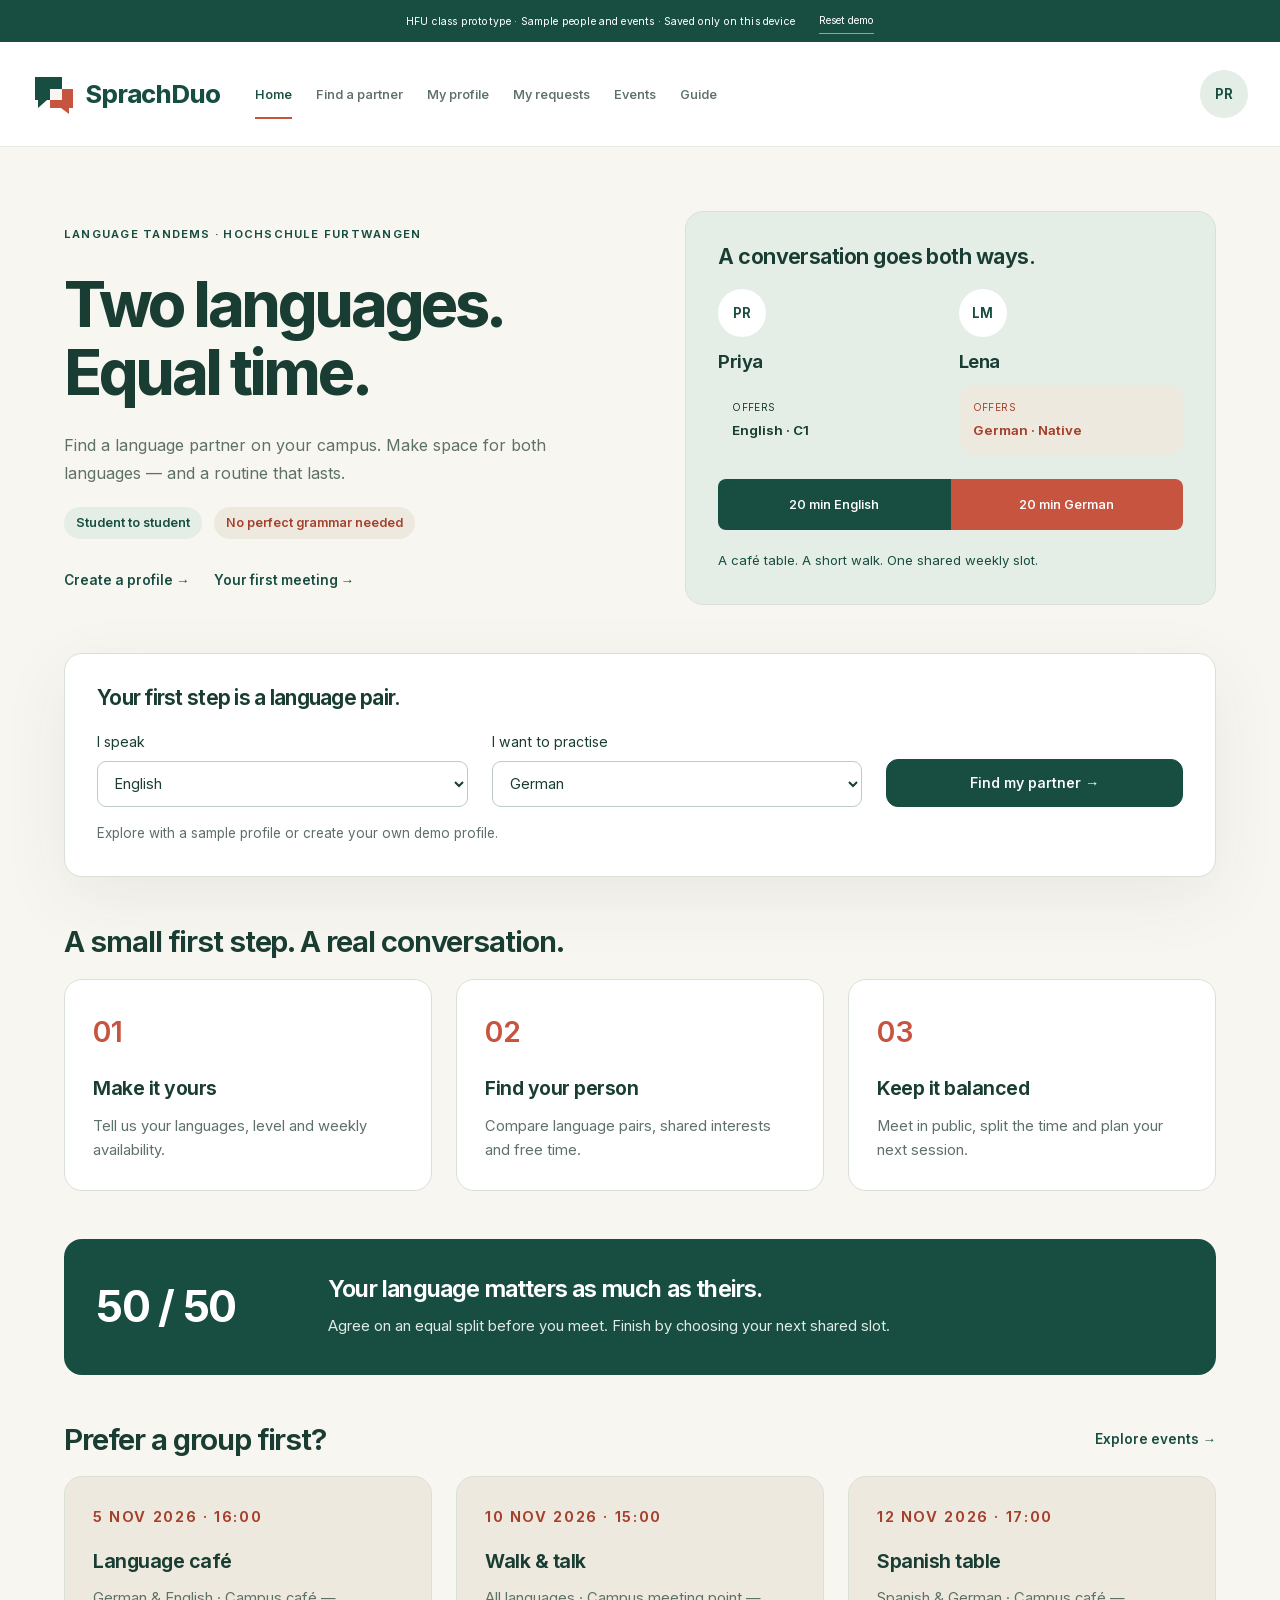
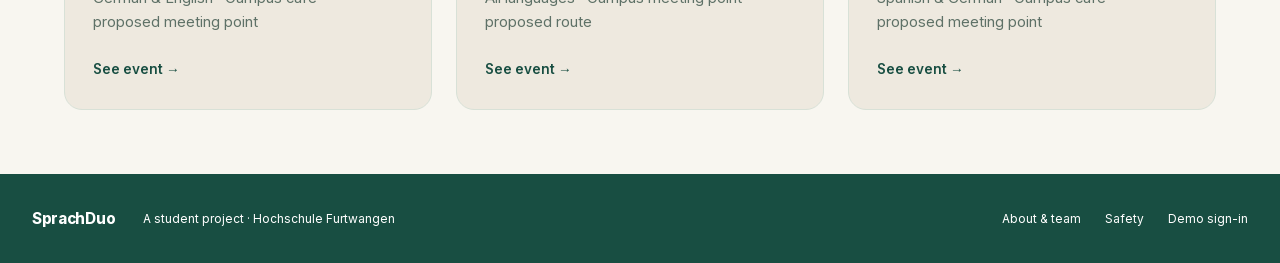
<file: index.html>
<!doctype html>
<html lang="en"><head><meta charset="utf-8"><meta name="viewport" content="width=device-width, initial-scale=1"><meta name="description" content="SprachDuo helps HFU students find language partners and build a balanced practice routine."><title>Home · SprachDuo</title><link rel="icon" href="assets/logo.svg" type="image/svg+xml"><link rel="stylesheet" href="assets/css/styles.css"><script src="assets/js/data.js" defer></script><script src="assets/js/core.js" defer></script><script src="assets/js/app.js" defer></script></head>
<body data-page="home"><a class="skip-link" href="#main">Skip to content</a><div class="demo-strip"><span>HFU class prototype · Sample people and events · Saved only on this device</span><button type="button" id="reset-demo">Reset demo</button></div><header class="site-header"><a class="brand" href="index.html"><img src="assets/logo.svg" width="44" height="44" alt=""><span>SprachDuo</span></a><button class="menu-toggle" type="button" aria-expanded="false" aria-controls="main-nav" aria-label="Open navigation">☰</button><nav id="main-nav" aria-label="Main navigation"><a href="index.html" aria-current="page">Home</a><a href="find.html">Find a partner</a><a href="my-profile.html">My profile</a><a href="requests.html">My requests</a><a href="events.html">Events</a><a href="guide.html">Guide</a></nav><a class="profile-avatar" href="my-profile.html" aria-label="Edit your profile">PR</a></header><main id="main"><section class="hero"><div><p class="eyebrow">Language tandems · Hochschule Furtwangen</p><h1>Two languages.<br>Equal time.</h1><p class="lead">Find a language partner on your campus. Make space for both languages — and a routine that lasts.</p><div class="tags"><span class="tag">Student to student</span><span class="tag warm">No perfect grammar needed</span></div><p class="hero-links"><a class="text-link" href="register.html">Create a profile →</a><a class="text-link" href="guide.html">Your first meeting →</a></p></div><aside class="tandem-art" aria-label="Example of a balanced language exchange"><h2>A conversation goes both ways.</h2><div class="duo"><div><span class="avatar">PR</span><h3>Priya</h3><div class="language"><small>OFFERS</small><strong>English · C1</strong></div></div><div><span class="avatar">LM</span><h3>Lena</h3><div class="language practice"><small>OFFERS</small><strong>German · Native</strong></div></div></div><div class="split-bar"><span>20 min English</span><span>20 min German</span></div><p>A café table. A short walk. One shared weekly slot.</p></aside></section><section class="search-box"><h2>Your first step is a language pair.</h2><form action="find.html" method="get" class="search-form"><label>I speak<select name="speaks"><option>English</option><option>German</option><option>Spanish</option><option>Portuguese</option><option>Turkish</option><option>French</option></select></label><label>I want to practise<select name="learns"><option>German</option><option>English</option><option>Spanish</option><option>Portuguese</option><option>Turkish</option><option>French</option></select></label><button class="button" type="submit">Find my partner →</button></form><p class="muted small">Explore with a sample profile or create your own demo profile.</p></section><section class="section"><h2>A small first step. A real conversation.</h2><div class="three-grid"><article class="card"><span class="step">01</span><h3>Make it yours</h3><p>Tell us your languages, level and weekly availability.</p></article><article class="card"><span class="step">02</span><h3>Find your person</h3><p>Compare language pairs, shared interests and free time.</p></article><article class="card"><span class="step">03</span><h3>Keep it balanced</h3><p>Meet in public, split the time and plan your next session.</p></article></div></section><section class="balance-banner"><strong>50 / 50</strong><div><h2>Your language matters as much as theirs.</h2><p>Agree on an equal split before you meet. Finish by choosing your next shared slot.</p></div></section><section class="section"><div class="section-heading"><h2>Prefer a group first?</h2><a class="text-link" href="events.html">Explore events →</a></div><div class="three-grid" id="home-events"></div></section></main><div class="toast" id="status" role="status" aria-live="polite" hidden></div><footer class="site-footer"><a class="brand" href="index.html">SprachDuo</a><p>A student project · Hochschule Furtwangen</p><nav aria-label="Footer"><a href="about.html">About &amp; team</a><a href="guide.html#safety">Safety</a><a href="login.html">Demo sign-in</a></nav></footer><noscript><p class="noscript">This prototype uses JavaScript for filters, profiles and requests. The guide and project information remain readable.</p></noscript></body></html>
</file>
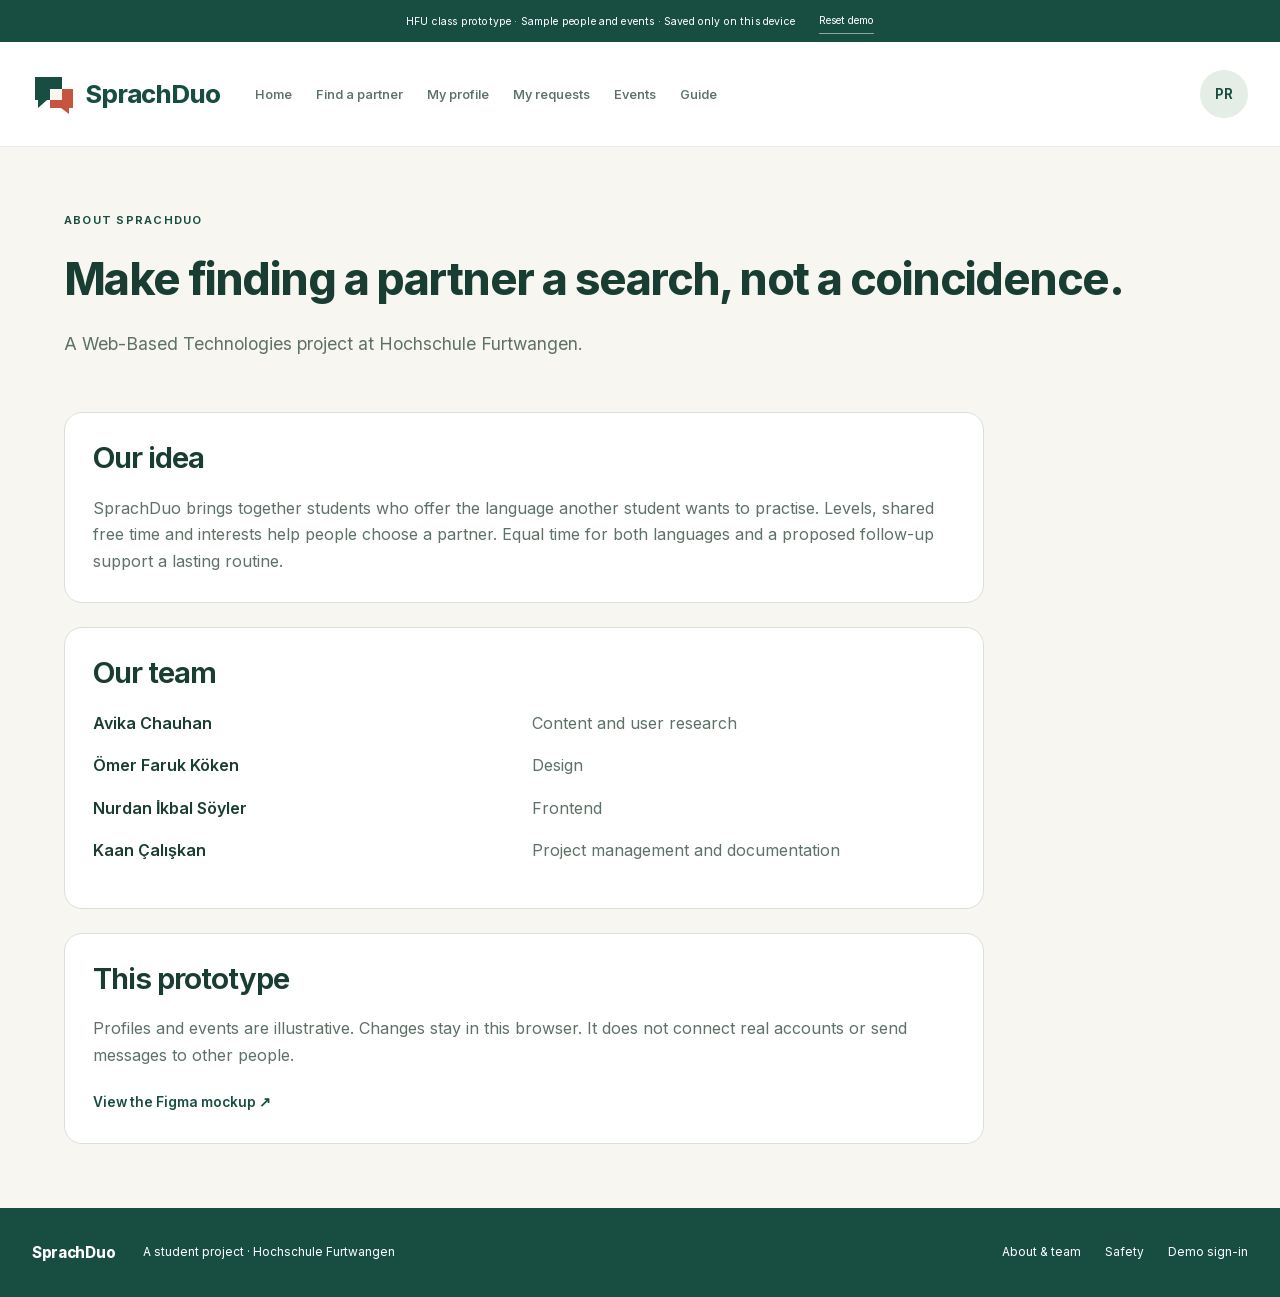
<file: about.html>
<!doctype html>
<html lang="en"><head><meta charset="utf-8"><meta name="viewport" content="width=device-width, initial-scale=1"><meta name="description" content="SprachDuo helps HFU students find language partners and build a balanced practice routine."><title>About the project · SprachDuo</title><link rel="icon" href="assets/logo.svg" type="image/svg+xml"><link rel="stylesheet" href="assets/css/styles.css"><script src="assets/js/data.js" defer></script><script src="assets/js/core.js" defer></script><script src="assets/js/app.js" defer></script></head>
<body data-page="about"><a class="skip-link" href="#main">Skip to content</a><div class="demo-strip"><span>HFU class prototype · Sample people and events · Saved only on this device</span><button type="button" id="reset-demo">Reset demo</button></div><header class="site-header"><a class="brand" href="index.html"><img src="assets/logo.svg" width="44" height="44" alt=""><span>SprachDuo</span></a><button class="menu-toggle" type="button" aria-expanded="false" aria-controls="main-nav" aria-label="Open navigation">☰</button><nav id="main-nav" aria-label="Main navigation"><a href="index.html">Home</a><a href="find.html">Find a partner</a><a href="my-profile.html">My profile</a><a href="requests.html">My requests</a><a href="events.html">Events</a><a href="guide.html">Guide</a></nav><a class="profile-avatar" href="my-profile.html" aria-label="Edit your profile">PR</a></header><main id="main"><section class="page-intro"><p class="eyebrow">About SprachDuo</p><h1>Make finding a partner a search, not a coincidence.</h1><p class="lead">A Web-Based Technologies project at Hochschule Furtwangen.</p></section><div class="article-layout"><section class="card"><h2>Our idea</h2><p>SprachDuo brings together students who offer the language another student wants to practise. Levels, shared free time and interests help people choose a partner. Equal time for both languages and a proposed follow-up support a lasting routine.</p></section><section class="card"><h2>Our team</h2><dl class="team-list"><dt>Avika Chauhan</dt><dd>Content and user research</dd><dt>Ömer Faruk Köken</dt><dd>Design</dd><dt>Nurdan İkbal Söyler</dt><dd>Frontend</dd><dt>Kaan Çalışkan</dt><dd>Project management and documentation</dd></dl></section><section class="card"><h2>This prototype</h2><p>Profiles and events are illustrative. Changes stay in this browser. It does not connect real accounts or send messages to other people.</p><p><a class="text-link" href="https://www.figma.com/design/iAaoGNxcgAoq9ZcUxuF16u?node-id=3-3">View the Figma mockup ↗</a></p></section></div></main><div class="toast" id="status" role="status" aria-live="polite" hidden></div><footer class="site-footer"><a class="brand" href="index.html">SprachDuo</a><p>A student project · Hochschule Furtwangen</p><nav aria-label="Footer"><a href="about.html">About &amp; team</a><a href="guide.html#safety">Safety</a><a href="login.html">Demo sign-in</a></nav></footer><noscript><p class="noscript">This prototype uses JavaScript for filters, profiles and requests. The guide and project information remain readable.</p></noscript></body></html>
</file>
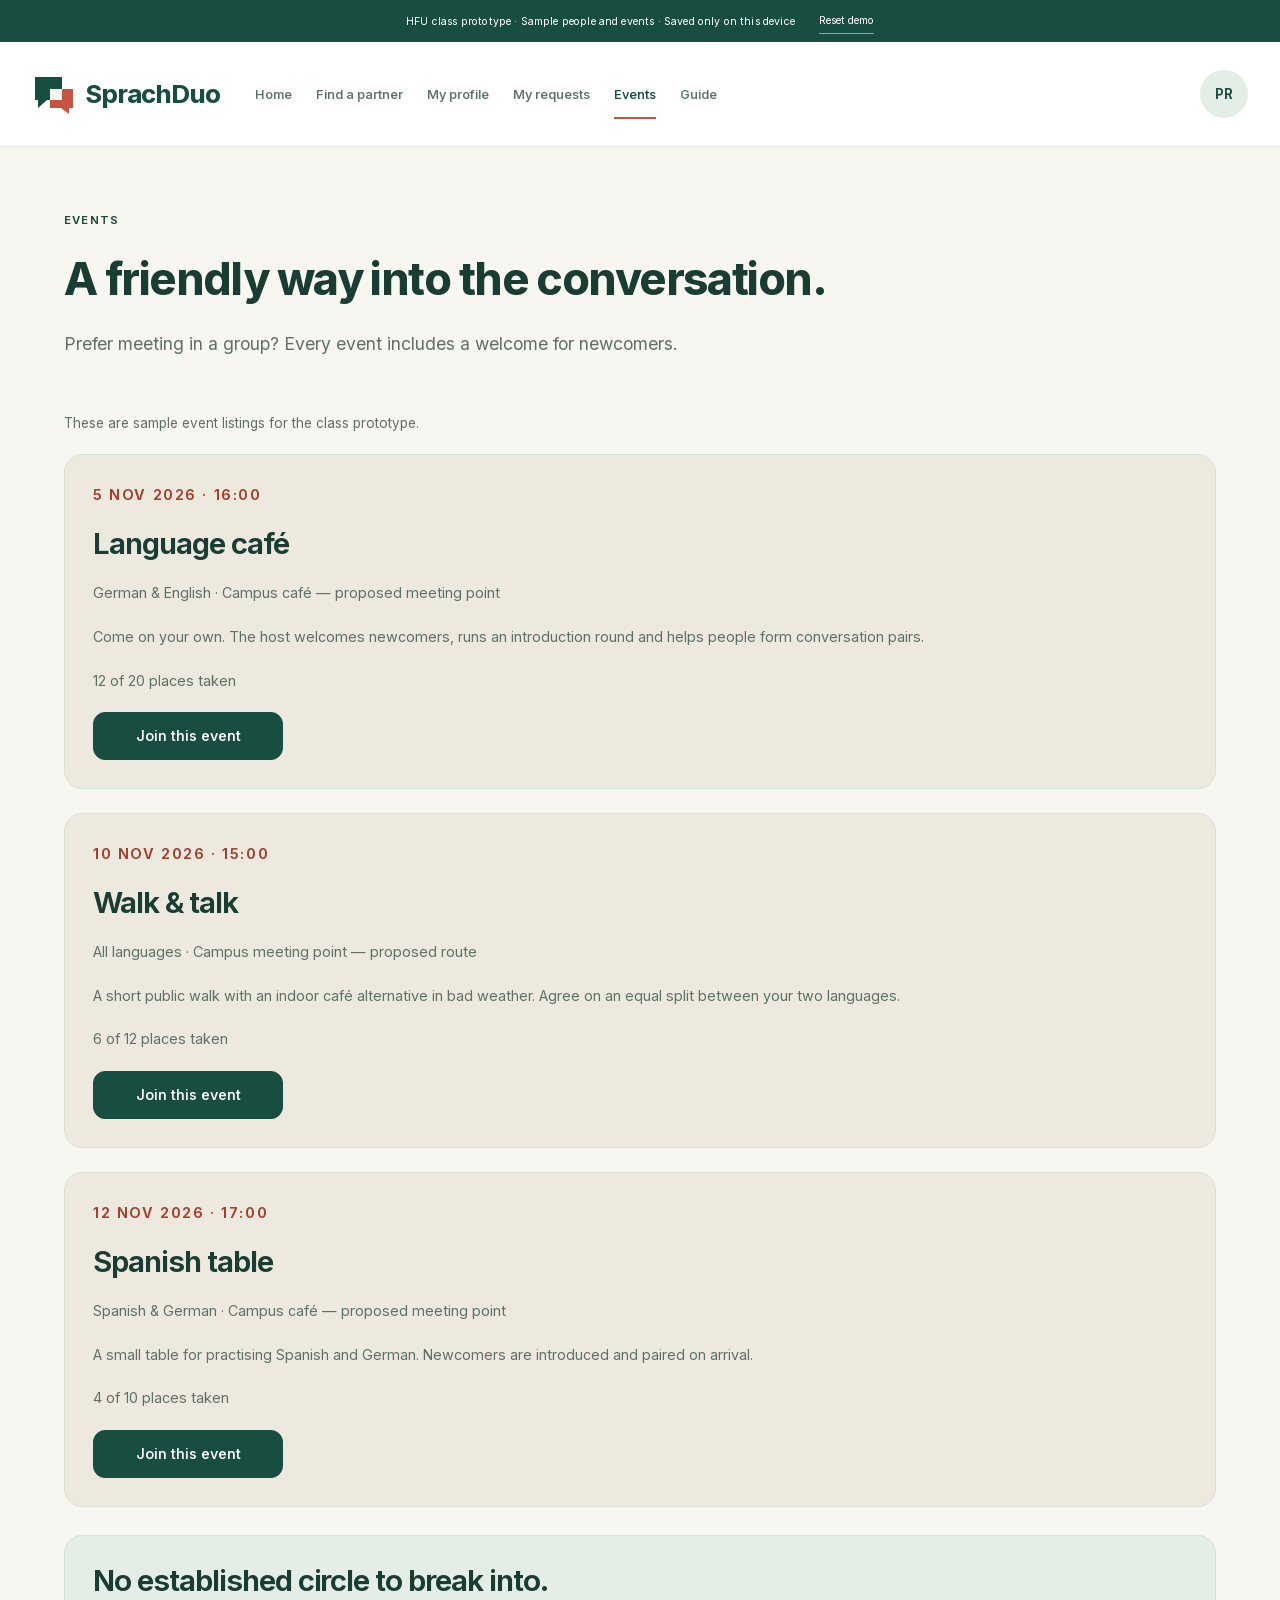
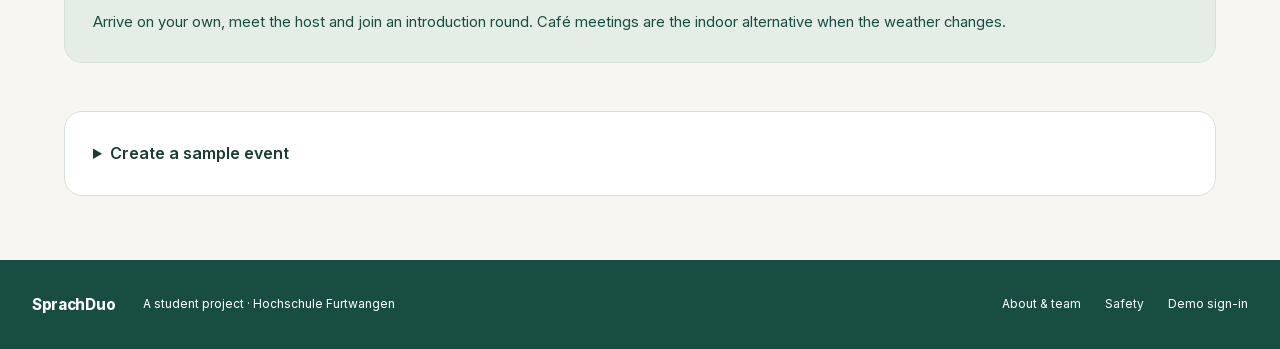
<file: events.html>
<!doctype html>
<html lang="en"><head><meta charset="utf-8"><meta name="viewport" content="width=device-width, initial-scale=1"><meta name="description" content="SprachDuo helps HFU students find language partners and build a balanced practice routine."><title>Events · SprachDuo</title><link rel="icon" href="assets/logo.svg" type="image/svg+xml"><link rel="stylesheet" href="assets/css/styles.css"><script src="assets/js/data.js" defer></script><script src="assets/js/core.js" defer></script><script src="assets/js/app.js" defer></script></head>
<body data-page="events"><a class="skip-link" href="#main">Skip to content</a><div class="demo-strip"><span>HFU class prototype · Sample people and events · Saved only on this device</span><button type="button" id="reset-demo">Reset demo</button></div><header class="site-header"><a class="brand" href="index.html"><img src="assets/logo.svg" width="44" height="44" alt=""><span>SprachDuo</span></a><button class="menu-toggle" type="button" aria-expanded="false" aria-controls="main-nav" aria-label="Open navigation">☰</button><nav id="main-nav" aria-label="Main navigation"><a href="index.html">Home</a><a href="find.html">Find a partner</a><a href="my-profile.html">My profile</a><a href="requests.html">My requests</a><a href="events.html" aria-current="page">Events</a><a href="guide.html">Guide</a></nav><a class="profile-avatar" href="my-profile.html" aria-label="Edit your profile">PR</a></header><main id="main"><section class="page-intro"><p class="eyebrow">Events</p><h1>A friendly way into the conversation.</h1><p class="lead">Prefer meeting in a group? Every event includes a welcome for newcomers.</p></section><p class="small muted">These are sample event listings for the class prototype.</p><section id="event-list" class="form-stack" aria-label="Language events"></section><section class="callout section"><h2>No established circle to break into.</h2><p>Arrive on your own, meet the host and join an introduction round. Café meetings are the indoor alternative when the weather changes.</p></section><details class="card section"><summary>Create a sample event</summary><form id="event-form" class="form-stack"><label>Event title<input name="title" maxlength="80" required></label><label>Language pair<input name="language" maxlength="60" required></label><div class="two-grid"><label>Date<input name="date" type="date" required></label><label>Time<input name="time" type="time" required></label></div><label>Public meeting point<input name="place" maxlength="120" required></label><label>Capacity<input name="capacity" type="number" min="2" max="100" value="12" required></label><button class="button" type="submit">Create demo event</button></form></details></main><div class="toast" id="status" role="status" aria-live="polite" hidden></div><footer class="site-footer"><a class="brand" href="index.html">SprachDuo</a><p>A student project · Hochschule Furtwangen</p><nav aria-label="Footer"><a href="about.html">About &amp; team</a><a href="guide.html#safety">Safety</a><a href="login.html">Demo sign-in</a></nav></footer><noscript><p class="noscript">This prototype uses JavaScript for filters, profiles and requests. The guide and project information remain readable.</p></noscript></body></html>
</file>
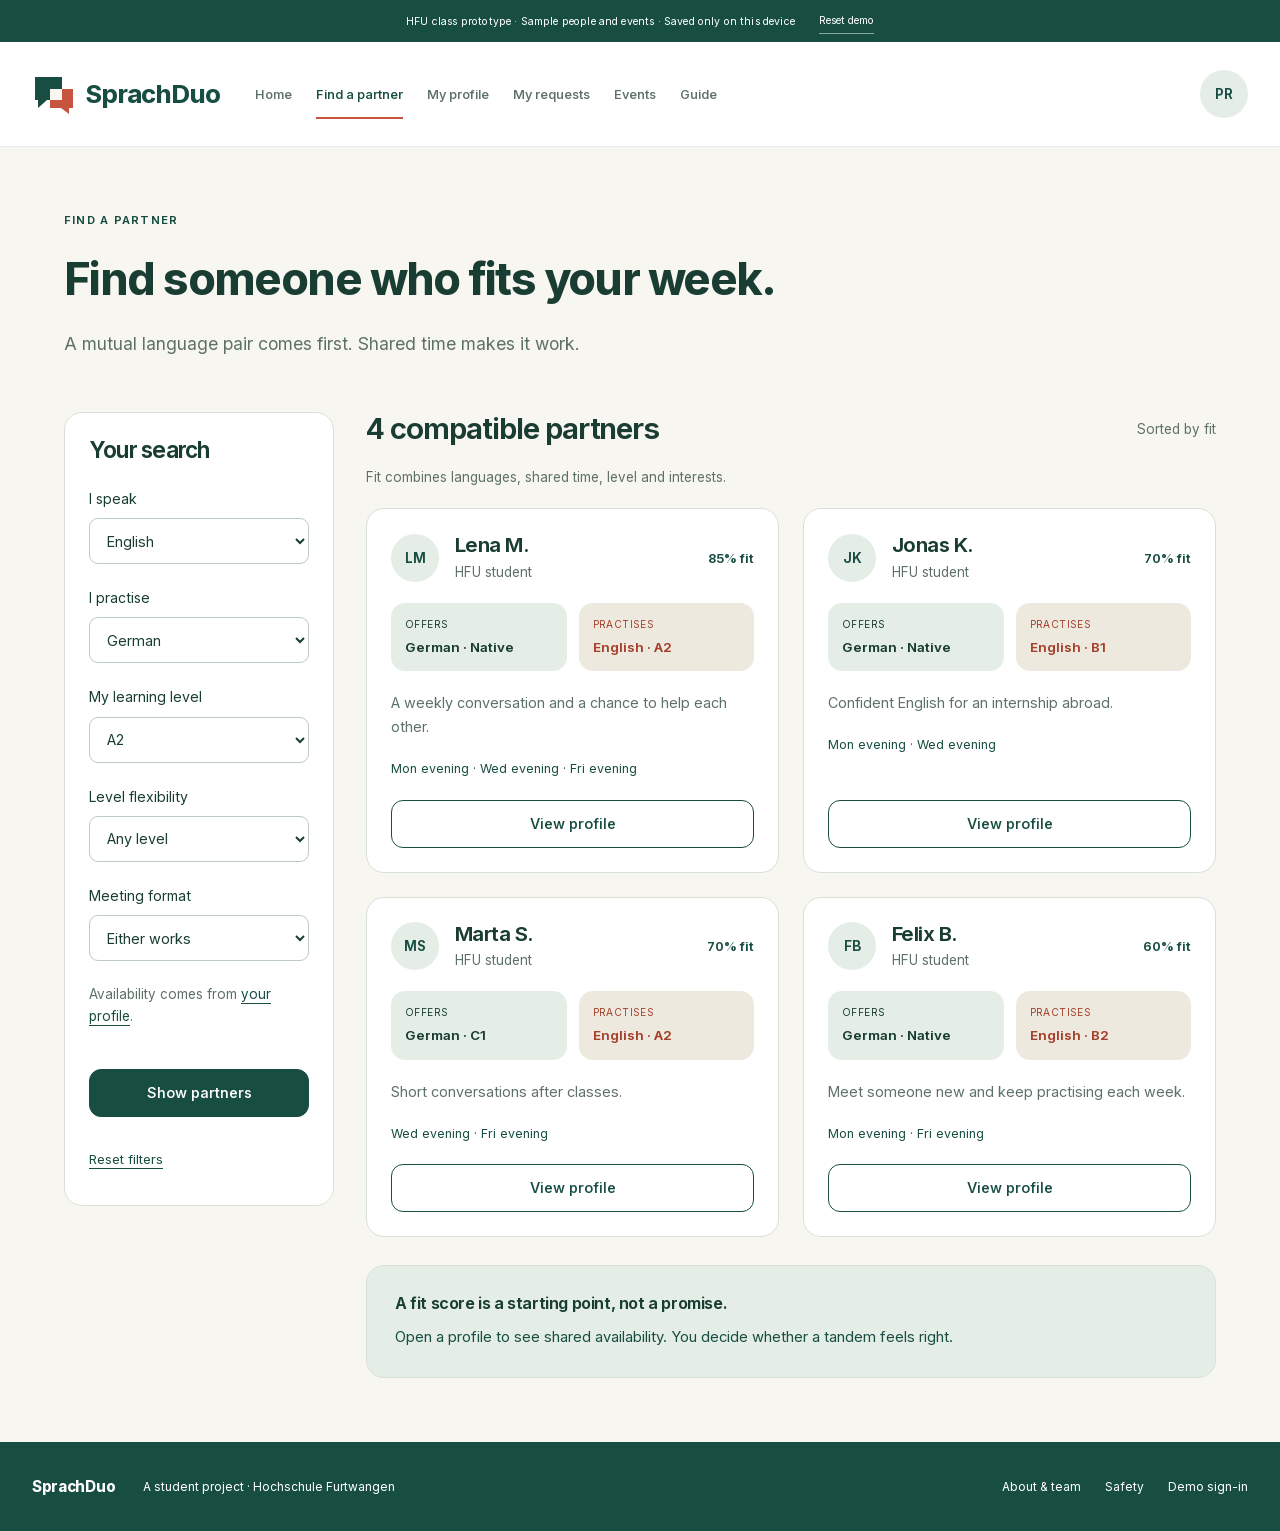
<file: find.html>
<!doctype html>
<html lang="en"><head><meta charset="utf-8"><meta name="viewport" content="width=device-width, initial-scale=1"><meta name="description" content="SprachDuo helps HFU students find language partners and build a balanced practice routine."><title>Find a partner · SprachDuo</title><link rel="icon" href="assets/logo.svg" type="image/svg+xml"><link rel="stylesheet" href="assets/css/styles.css"><script src="assets/js/data.js" defer></script><script src="assets/js/core.js" defer></script><script src="assets/js/app.js" defer></script></head>
<body data-page="find"><a class="skip-link" href="#main">Skip to content</a><div class="demo-strip"><span>HFU class prototype · Sample people and events · Saved only on this device</span><button type="button" id="reset-demo">Reset demo</button></div><header class="site-header"><a class="brand" href="index.html"><img src="assets/logo.svg" width="44" height="44" alt=""><span>SprachDuo</span></a><button class="menu-toggle" type="button" aria-expanded="false" aria-controls="main-nav" aria-label="Open navigation">☰</button><nav id="main-nav" aria-label="Main navigation"><a href="index.html">Home</a><a href="find.html" aria-current="page">Find a partner</a><a href="my-profile.html">My profile</a><a href="requests.html">My requests</a><a href="events.html">Events</a><a href="guide.html">Guide</a></nav><a class="profile-avatar" href="my-profile.html" aria-label="Edit your profile">PR</a></header><main id="main"><section class="page-intro"><p class="eyebrow">Find a partner</p><h1>Find someone who fits your week.</h1><p class="lead">A mutual language pair comes first. Shared time makes it work.</p></section><button class="button secondary mobile-filter-trigger" id="open-filters" aria-expanded="false" aria-controls="filters">Filters</button><div class="search-layout"><aside class="filter-panel card" id="filters"><div class="section-heading"><h2>Your search</h2><button type="button" class="icon-button mobile-filter-trigger" id="close-filters" aria-label="Close filters">✕</button></div><form id="filter-form"><label>I speak<select name="speaks"><option>English</option><option>German</option><option>Spanish</option><option>Portuguese</option><option>Turkish</option><option>French</option></select></label><label>I practise<select name="learns"><option>English</option><option>German</option><option>Spanish</option><option>Portuguese</option><option>Turkish</option><option>French</option></select></label><label>My learning level<select name="level"><option>A1</option><option>A2</option><option>B1</option><option>B2</option><option>C1</option><option>C2</option></select></label><label>Level flexibility<select name="tolerance"><option value="5">Any level</option><option value="1">Within one level</option><option value="0">Same level</option></select></label><label>Meeting format<select name="format"><option value="any">Either works</option><option value="in-person">In person</option><option value="online">Online</option></select></label><p class="small muted">Availability comes from <a href="my-profile.html">your profile</a>.</p><button class="button" type="submit">Show partners</button><button type="button" class="text-button" id="reset-filters">Reset filters</button></form></aside><section class="results" aria-labelledby="results-title"><div class="section-heading"><h2 id="results-title">Compatible partners</h2><span class="small muted">Sorted by fit</span></div><p class="small muted">Fit combines languages, shared time, level and interests.</p><div class="partner-grid" id="results"></div><div class="callout"><h3>A fit score is a starting point, not a promise.</h3><p>Open a profile to see shared availability. You decide whether a tandem feels right.</p></div></section></div></main><div class="toast" id="status" role="status" aria-live="polite" hidden></div><footer class="site-footer"><a class="brand" href="index.html">SprachDuo</a><p>A student project · Hochschule Furtwangen</p><nav aria-label="Footer"><a href="about.html">About &amp; team</a><a href="guide.html#safety">Safety</a><a href="login.html">Demo sign-in</a></nav></footer><noscript><p class="noscript">This prototype uses JavaScript for filters, profiles and requests. The guide and project information remain readable.</p></noscript></body></html>
</file>
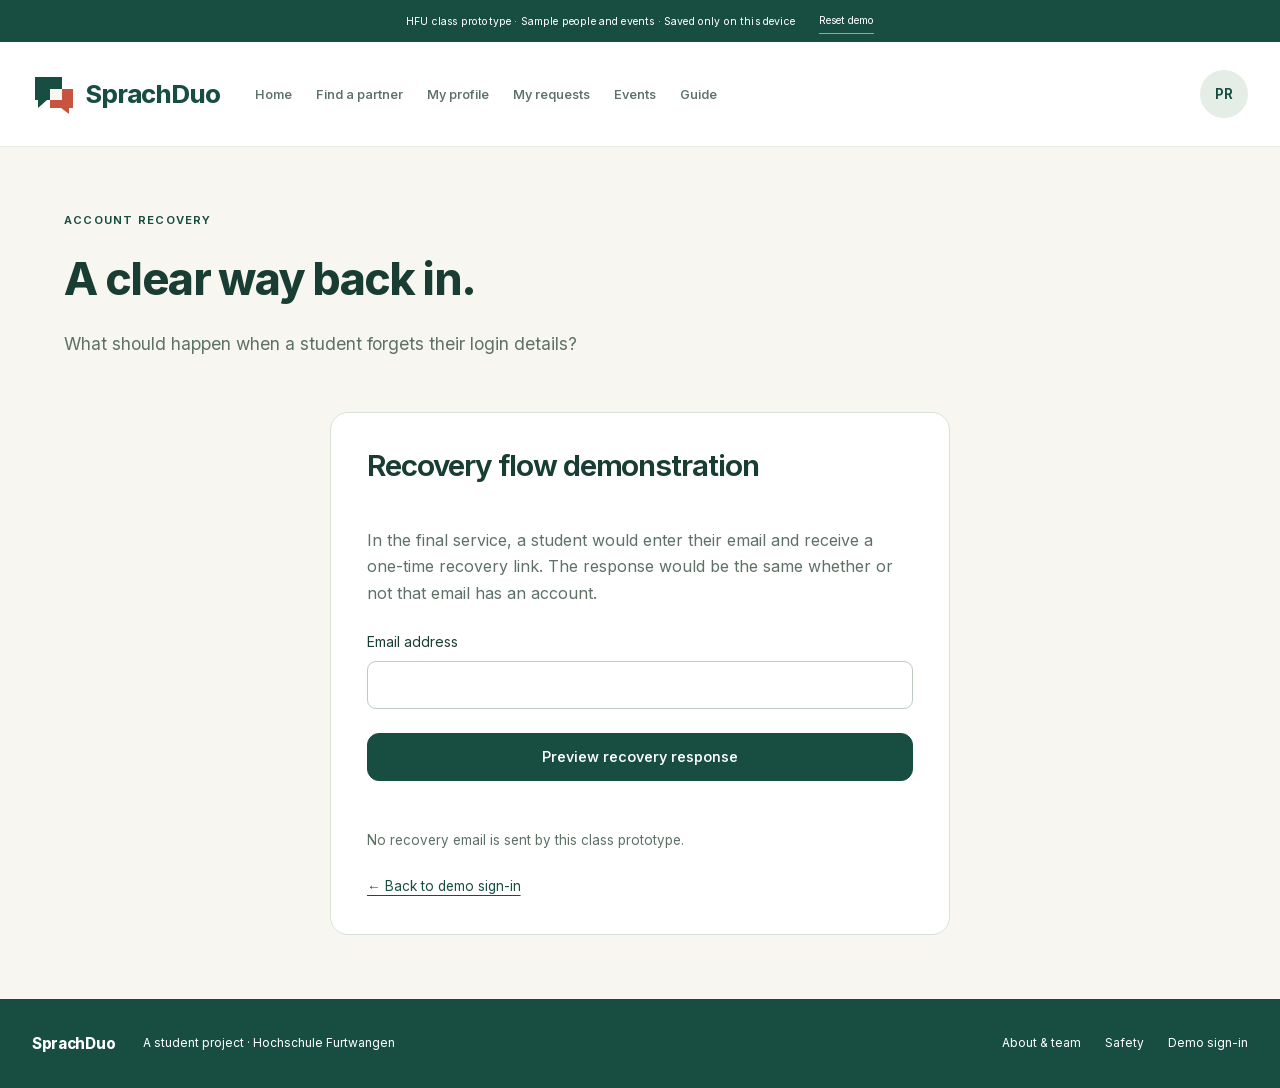
<file: forgot-password.html>
<!doctype html>
<html lang="en"><head><meta charset="utf-8"><meta name="viewport" content="width=device-width, initial-scale=1"><meta name="description" content="SprachDuo helps HFU students find language partners and build a balanced practice routine."><title>Recover login details · SprachDuo</title><link rel="icon" href="assets/logo.svg" type="image/svg+xml"><link rel="stylesheet" href="assets/css/styles.css"><script src="assets/js/data.js" defer></script><script src="assets/js/core.js" defer></script><script src="assets/js/app.js" defer></script></head>
<body data-page="recovery"><a class="skip-link" href="#main">Skip to content</a><div class="demo-strip"><span>HFU class prototype · Sample people and events · Saved only on this device</span><button type="button" id="reset-demo">Reset demo</button></div><header class="site-header"><a class="brand" href="index.html"><img src="assets/logo.svg" width="44" height="44" alt=""><span>SprachDuo</span></a><button class="menu-toggle" type="button" aria-expanded="false" aria-controls="main-nav" aria-label="Open navigation">☰</button><nav id="main-nav" aria-label="Main navigation"><a href="index.html">Home</a><a href="find.html">Find a partner</a><a href="my-profile.html">My profile</a><a href="requests.html">My requests</a><a href="events.html">Events</a><a href="guide.html">Guide</a></nav><a class="profile-avatar" href="my-profile.html" aria-label="Edit your profile">PR</a></header><main id="main"><section class="page-intro"><p class="eyebrow">Account recovery</p><h1>A clear way back in.</h1><p class="lead">What should happen when a student forgets their login details?</p></section><section class="card auth-form form-stack"><h2>Recovery flow demonstration</h2><p>In the final service, a student would enter their email and receive a one-time recovery link. The response would be the same whether or not that email has an account.</p><form id="recovery-form" class="form-stack"><label>Email address<input type="email" name="email" required autocomplete="email"></label><button class="button" type="submit">Preview recovery response</button><p id="recovery-result" role="status"></p></form><p class="small muted">No recovery email is sent by this class prototype.</p><a href="login.html">← Back to demo sign-in</a></section></main><div class="toast" id="status" role="status" aria-live="polite" hidden></div><footer class="site-footer"><a class="brand" href="index.html">SprachDuo</a><p>A student project · Hochschule Furtwangen</p><nav aria-label="Footer"><a href="about.html">About &amp; team</a><a href="guide.html#safety">Safety</a><a href="login.html">Demo sign-in</a></nav></footer><noscript><p class="noscript">This prototype uses JavaScript for filters, profiles and requests. The guide and project information remain readable.</p></noscript></body></html>
</file>
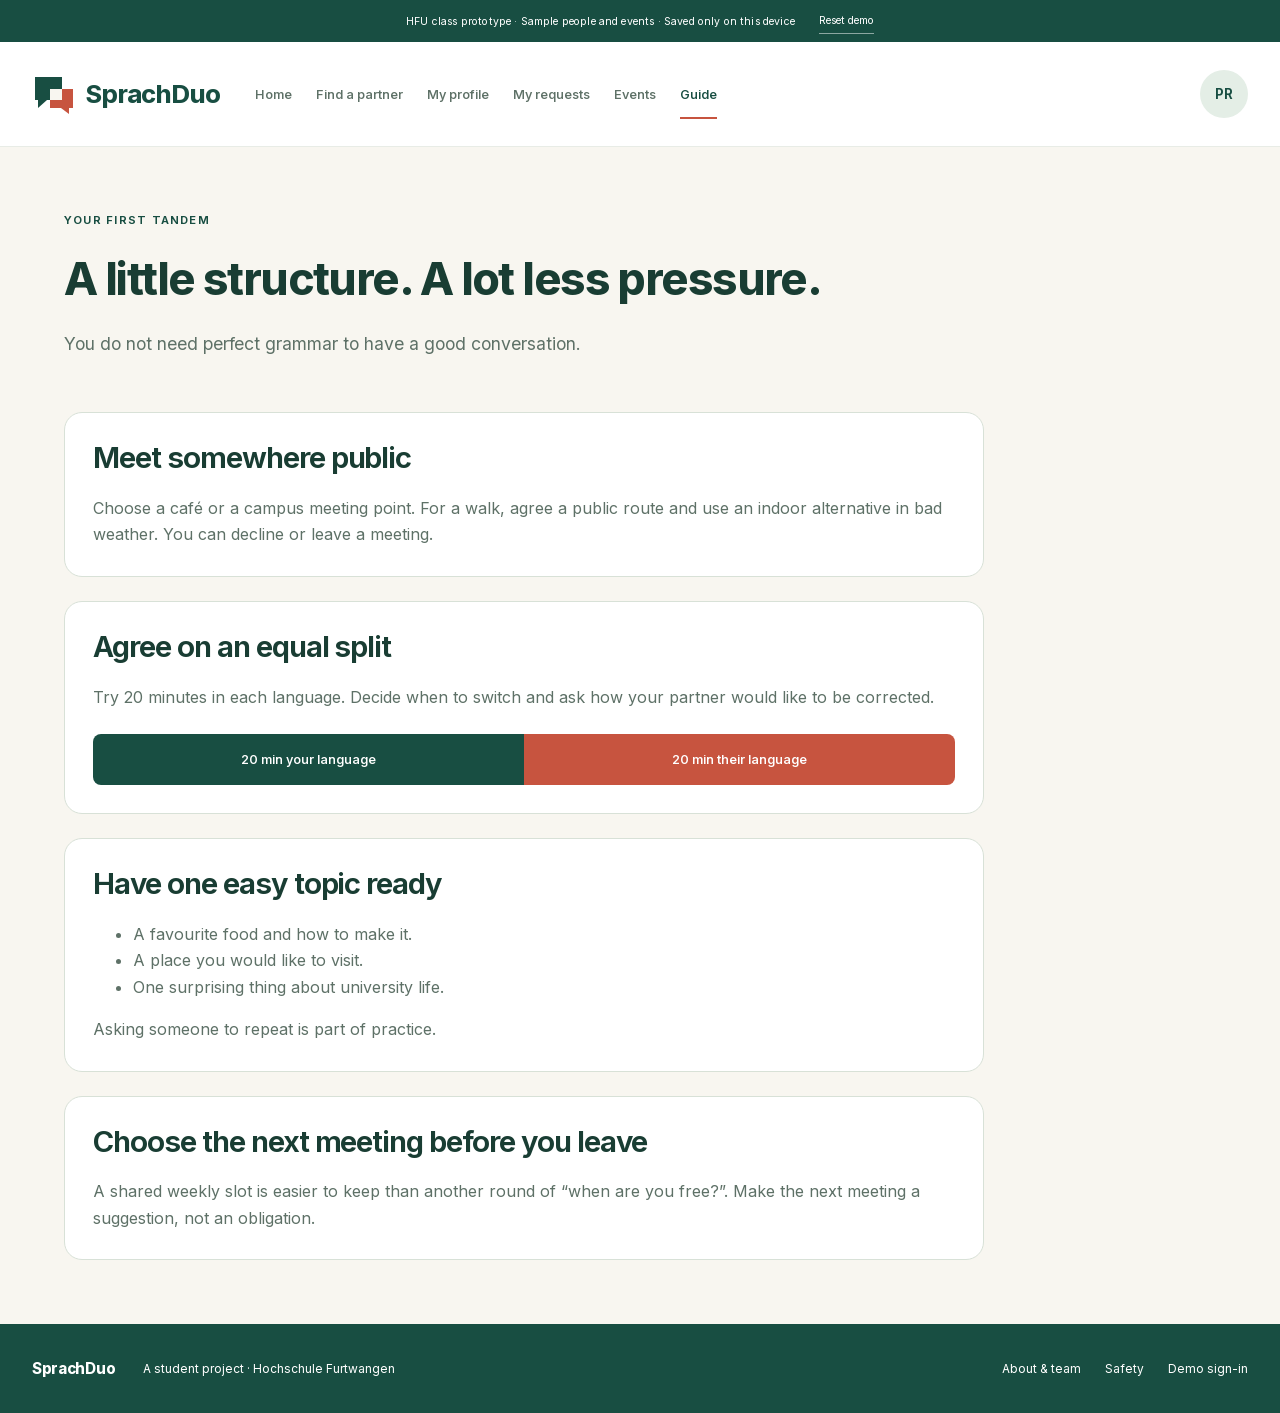
<file: guide.html>
<!doctype html>
<html lang="en"><head><meta charset="utf-8"><meta name="viewport" content="width=device-width, initial-scale=1"><meta name="description" content="SprachDuo helps HFU students find language partners and build a balanced practice routine."><title>First meeting guide · SprachDuo</title><link rel="icon" href="assets/logo.svg" type="image/svg+xml"><link rel="stylesheet" href="assets/css/styles.css"><script src="assets/js/data.js" defer></script><script src="assets/js/core.js" defer></script><script src="assets/js/app.js" defer></script></head>
<body data-page="guide"><a class="skip-link" href="#main">Skip to content</a><div class="demo-strip"><span>HFU class prototype · Sample people and events · Saved only on this device</span><button type="button" id="reset-demo">Reset demo</button></div><header class="site-header"><a class="brand" href="index.html"><img src="assets/logo.svg" width="44" height="44" alt=""><span>SprachDuo</span></a><button class="menu-toggle" type="button" aria-expanded="false" aria-controls="main-nav" aria-label="Open navigation">☰</button><nav id="main-nav" aria-label="Main navigation"><a href="index.html">Home</a><a href="find.html">Find a partner</a><a href="my-profile.html">My profile</a><a href="requests.html">My requests</a><a href="events.html">Events</a><a href="guide.html" aria-current="page">Guide</a></nav><a class="profile-avatar" href="my-profile.html" aria-label="Edit your profile">PR</a></header><main id="main"><section class="page-intro"><p class="eyebrow">Your first tandem</p><h1>A little structure. A lot less pressure.</h1><p class="lead">You do not need perfect grammar to have a good conversation.</p></section><div class="article-layout"><section class="card" id="safety"><h2>Meet somewhere public</h2><p>Choose a café or a campus meeting point. For a walk, agree a public route and use an indoor alternative in bad weather. You can decline or leave a meeting.</p></section><section class="card"><h2>Agree on an equal split</h2><p>Try 20 minutes in each language. Decide when to switch and ask how your partner would like to be corrected.</p><div class="split-bar"><span>20 min your language</span><span>20 min their language</span></div></section><section class="card"><h2>Have one easy topic ready</h2><ul><li>A favourite food and how to make it.</li><li>A place you would like to visit.</li><li>One surprising thing about university life.</li></ul><p>Asking someone to repeat is part of practice.</p></section><section class="card"><h2>Choose the next meeting before you leave</h2><p>A shared weekly slot is easier to keep than another round of “when are you free?”. Make the next meeting a suggestion, not an obligation.</p></section></div></main><div class="toast" id="status" role="status" aria-live="polite" hidden></div><footer class="site-footer"><a class="brand" href="index.html">SprachDuo</a><p>A student project · Hochschule Furtwangen</p><nav aria-label="Footer"><a href="about.html">About &amp; team</a><a href="guide.html#safety">Safety</a><a href="login.html">Demo sign-in</a></nav></footer><noscript><p class="noscript">This prototype uses JavaScript for filters, profiles and requests. The guide and project information remain readable.</p></noscript></body></html>
</file>
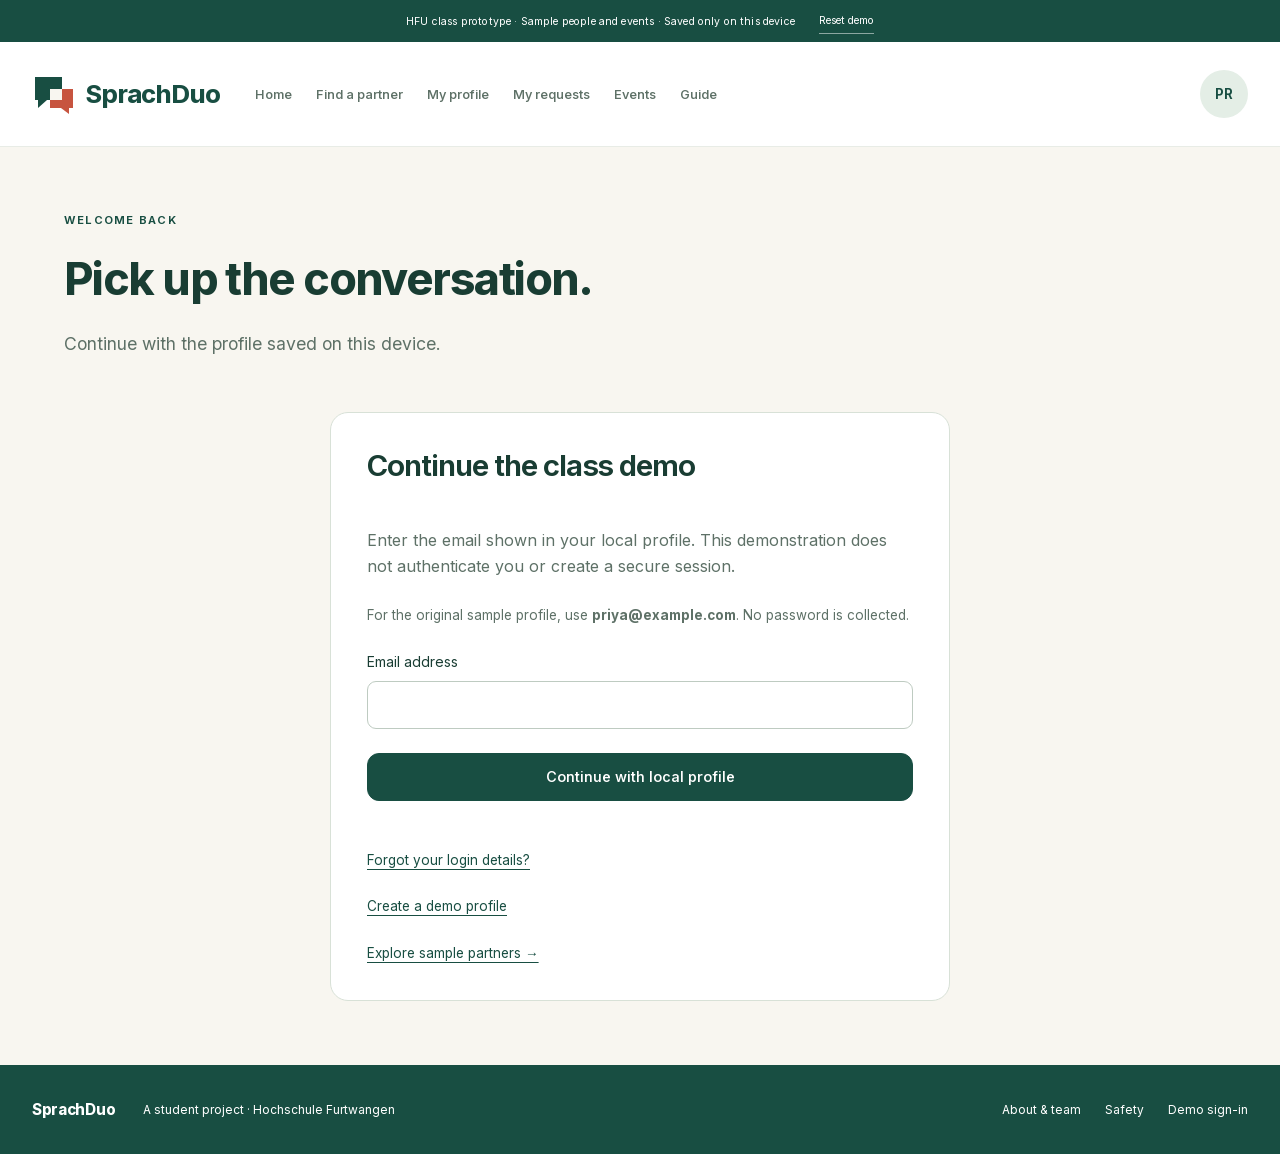
<file: login.html>
<!doctype html>
<html lang="en"><head><meta charset="utf-8"><meta name="viewport" content="width=device-width, initial-scale=1"><meta name="description" content="SprachDuo helps HFU students find language partners and build a balanced practice routine."><title>Demo sign-in · SprachDuo</title><link rel="icon" href="assets/logo.svg" type="image/svg+xml"><link rel="stylesheet" href="assets/css/styles.css"><script src="assets/js/data.js" defer></script><script src="assets/js/core.js" defer></script><script src="assets/js/app.js" defer></script></head>
<body data-page="login"><a class="skip-link" href="#main">Skip to content</a><div class="demo-strip"><span>HFU class prototype · Sample people and events · Saved only on this device</span><button type="button" id="reset-demo">Reset demo</button></div><header class="site-header"><a class="brand" href="index.html"><img src="assets/logo.svg" width="44" height="44" alt=""><span>SprachDuo</span></a><button class="menu-toggle" type="button" aria-expanded="false" aria-controls="main-nav" aria-label="Open navigation">☰</button><nav id="main-nav" aria-label="Main navigation"><a href="index.html">Home</a><a href="find.html">Find a partner</a><a href="my-profile.html">My profile</a><a href="requests.html">My requests</a><a href="events.html">Events</a><a href="guide.html">Guide</a></nav><a class="profile-avatar" href="my-profile.html" aria-label="Edit your profile">PR</a></header><main id="main"><section class="page-intro"><p class="eyebrow">Welcome back</p><h1>Pick up the conversation.</h1><p class="lead">Continue with the profile saved on this device.</p></section><form id="login-form" class="card auth-form form-stack"><h2>Continue the class demo</h2><p>Enter the email shown in your local profile. This demonstration does not authenticate you or create a secure session.</p><p class="small muted">For the original sample profile, use <strong>priya@example.com</strong>. No password is collected.</p><label>Email address<input name="email" type="email" required autocomplete="email"></label><button class="button" type="submit">Continue with local profile</button><p id="login-result" role="status"></p><a href="forgot-password.html">Forgot your login details?</a><a href="register.html">Create a demo profile</a><a href="find.html">Explore sample partners →</a></form></main><div class="toast" id="status" role="status" aria-live="polite" hidden></div><footer class="site-footer"><a class="brand" href="index.html">SprachDuo</a><p>A student project · Hochschule Furtwangen</p><nav aria-label="Footer"><a href="about.html">About &amp; team</a><a href="guide.html#safety">Safety</a><a href="login.html">Demo sign-in</a></nav></footer><noscript><p class="noscript">This prototype uses JavaScript for filters, profiles and requests. The guide and project information remain readable.</p></noscript></body></html>
</file>
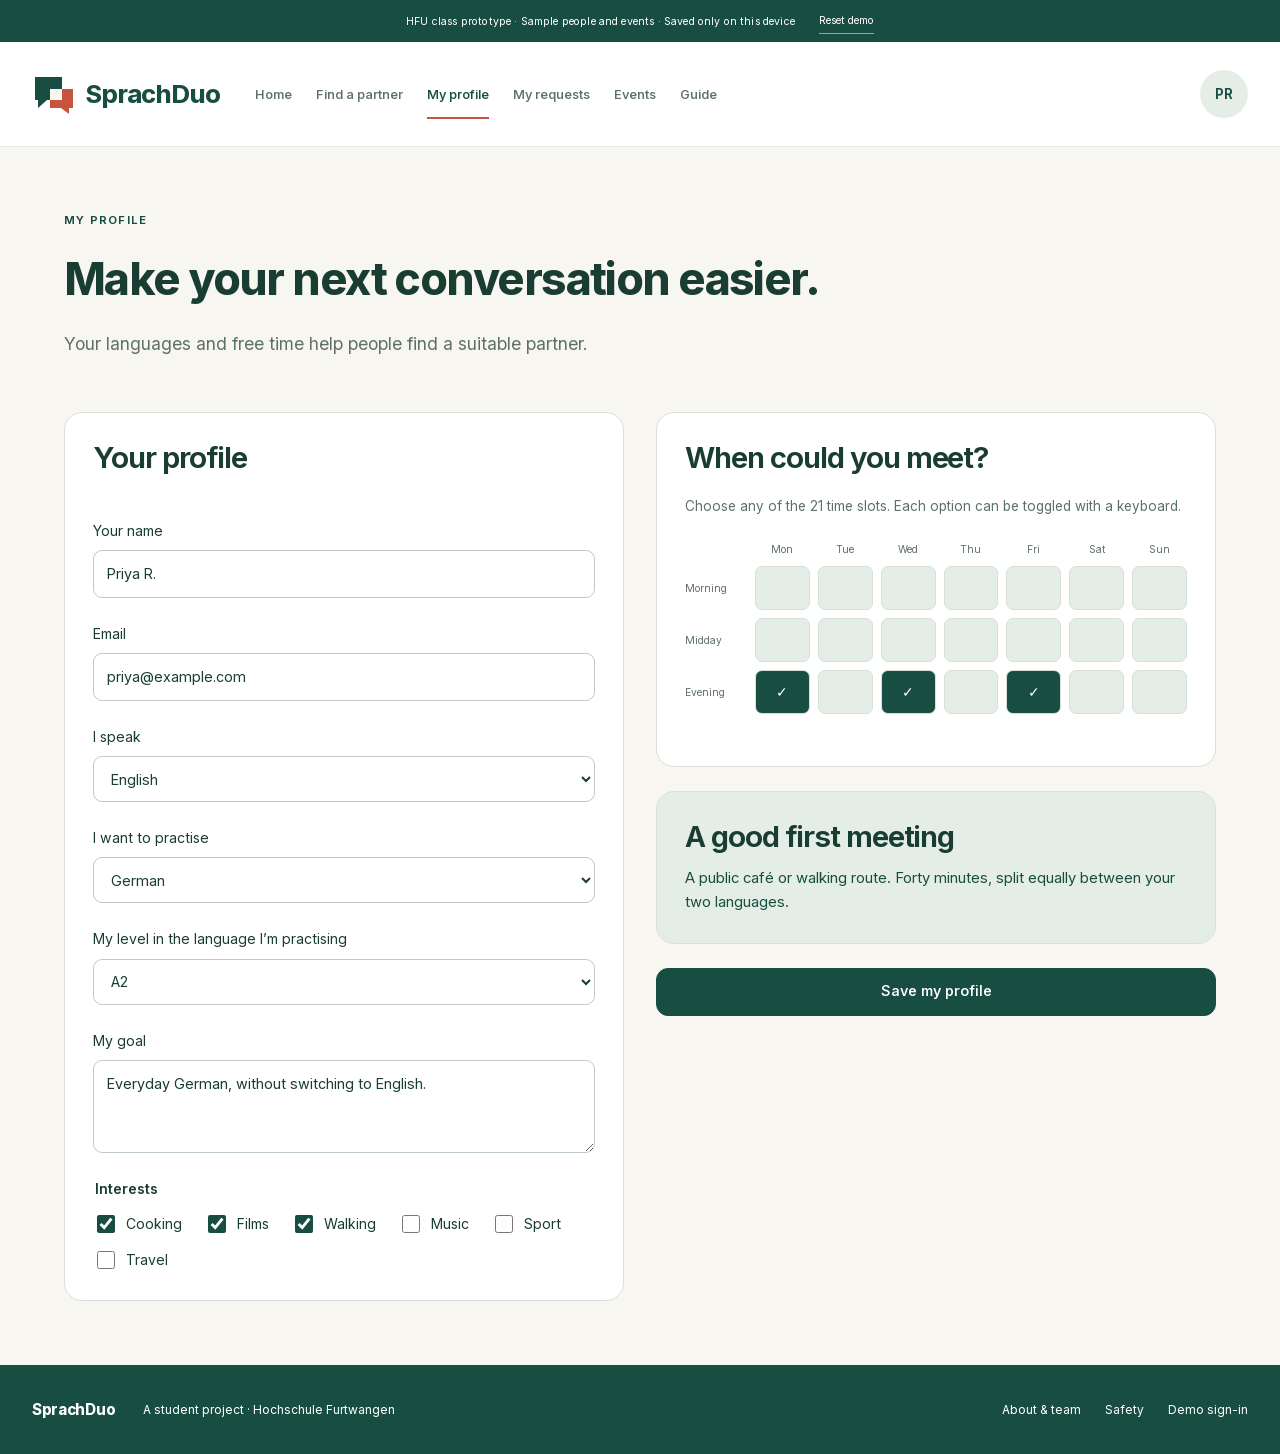
<file: my-profile.html>
<!doctype html>
<html lang="en"><head><meta charset="utf-8"><meta name="viewport" content="width=device-width, initial-scale=1"><meta name="description" content="SprachDuo helps HFU students find language partners and build a balanced practice routine."><title>My profile · SprachDuo</title><link rel="icon" href="assets/logo.svg" type="image/svg+xml"><link rel="stylesheet" href="assets/css/styles.css"><script src="assets/js/data.js" defer></script><script src="assets/js/core.js" defer></script><script src="assets/js/app.js" defer></script></head>
<body data-page="edit"><a class="skip-link" href="#main">Skip to content</a><div class="demo-strip"><span>HFU class prototype · Sample people and events · Saved only on this device</span><button type="button" id="reset-demo">Reset demo</button></div><header class="site-header"><a class="brand" href="index.html"><img src="assets/logo.svg" width="44" height="44" alt=""><span>SprachDuo</span></a><button class="menu-toggle" type="button" aria-expanded="false" aria-controls="main-nav" aria-label="Open navigation">☰</button><nav id="main-nav" aria-label="Main navigation"><a href="index.html">Home</a><a href="find.html">Find a partner</a><a href="my-profile.html" aria-current="page">My profile</a><a href="requests.html">My requests</a><a href="events.html">Events</a><a href="guide.html">Guide</a></nav><a class="profile-avatar" href="my-profile.html" aria-label="Edit your profile">PR</a></header><main id="main"><section class="page-intro"><p class="eyebrow">My profile</p><h1>Make your next conversation easier.</h1><p class="lead">Your languages and free time help people find a suitable partner.</p></section><form id="profile-form" class="editor-grid"><section class="card form-stack"><h2>Your profile</h2><label>Your name<input name="name" required maxlength="60" autocomplete="name"></label><label>Email<input name="email" type="email" required maxlength="120" autocomplete="email"></label><label>I speak<select name="speaks"><option>English</option><option>German</option><option>Spanish</option><option>Portuguese</option><option>Turkish</option><option>French</option></select></label><label>I want to practise<select name="learns"><option>English</option><option>German</option><option>Spanish</option><option>Portuguese</option><option>Turkish</option><option>French</option></select></label><label>My level in the language I’m practising<select name="level"><option>A1</option><option>A2</option><option>B1</option><option>B2</option><option>C1</option><option>C2</option></select></label><label>My goal<textarea name="goal" maxlength="200" rows="3" required></textarea></label><fieldset><legend>Interests</legend><div class="interest-options"><label><input name="interests" type="checkbox" value="Cooking"> Cooking</label><label><input name="interests" type="checkbox" value="Films"> Films</label><label><input name="interests" type="checkbox" value="Walking"> Walking</label><label><input name="interests" type="checkbox" value="Music"> Music</label><label><input name="interests" type="checkbox" value="Sport"> Sport</label><label><input name="interests" type="checkbox" value="Travel"> Travel</label></div></fieldset></section><section class="form-stack"><div class="card"><h2>When could you meet?</h2><p class="small muted">Choose any of the 21 time slots. Each option can be toggled with a keyboard.</p><div id="availability-editor"></div></div><div class="callout"><h2>A good first meeting</h2><p>A public café or walking route. Forty minutes, split equally between your two languages.</p></div><button class="button" type="submit">Save my profile</button><p id="profile-result" class="small" role="status"></p></section></form></main><div class="toast" id="status" role="status" aria-live="polite" hidden></div><footer class="site-footer"><a class="brand" href="index.html">SprachDuo</a><p>A student project · Hochschule Furtwangen</p><nav aria-label="Footer"><a href="about.html">About &amp; team</a><a href="guide.html#safety">Safety</a><a href="login.html">Demo sign-in</a></nav></footer><noscript><p class="noscript">This prototype uses JavaScript for filters, profiles and requests. The guide and project information remain readable.</p></noscript></body></html>
</file>
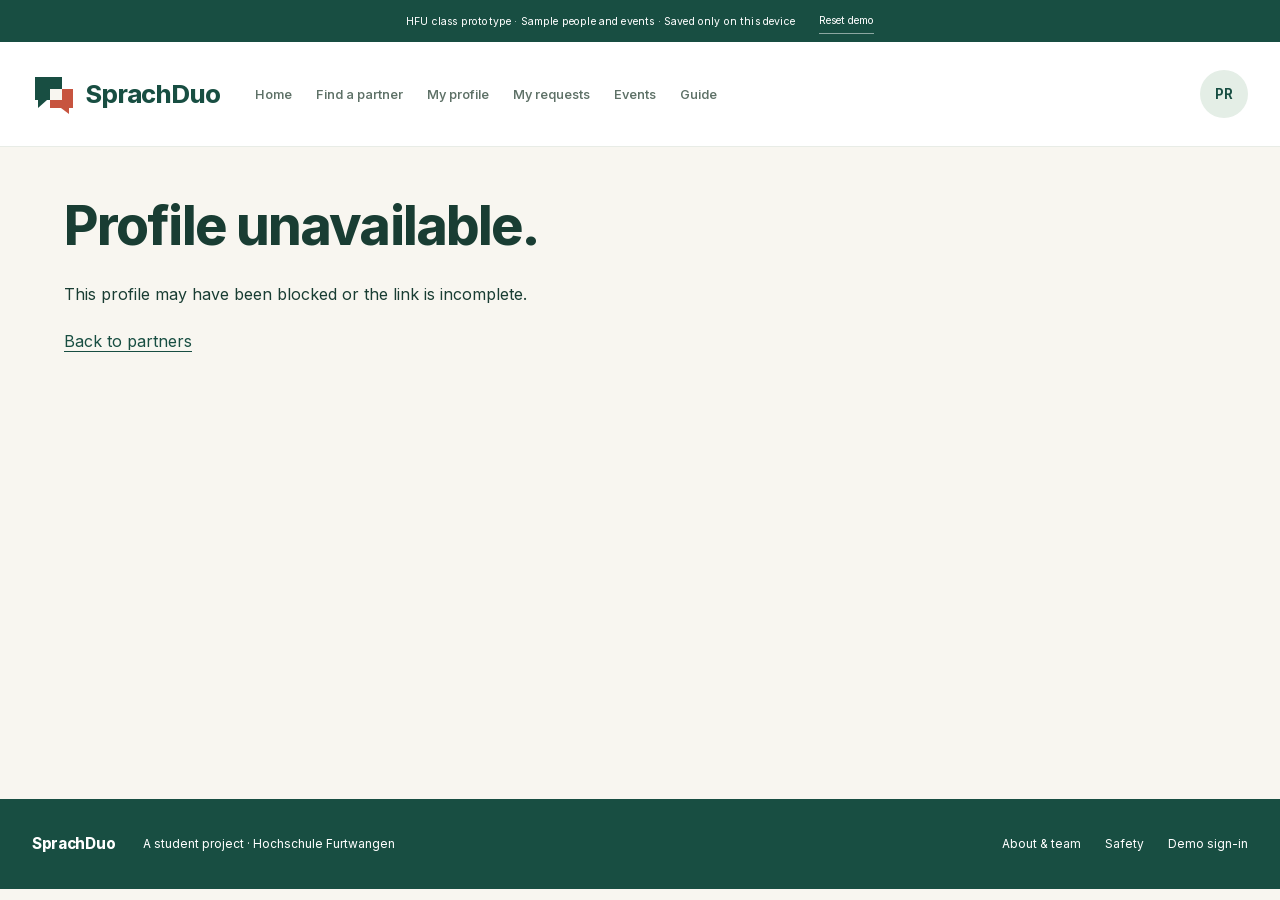
<file: profile.html>
<!doctype html>
<html lang="en"><head><meta charset="utf-8"><meta name="viewport" content="width=device-width, initial-scale=1"><meta name="description" content="SprachDuo helps HFU students find language partners and build a balanced practice routine."><title>Partner profile · SprachDuo</title><link rel="icon" href="assets/logo.svg" type="image/svg+xml"><link rel="stylesheet" href="assets/css/styles.css"><script src="assets/js/data.js" defer></script><script src="assets/js/core.js" defer></script><script src="assets/js/app.js" defer></script></head>
<body data-page="profile"><a class="skip-link" href="#main">Skip to content</a><div class="demo-strip"><span>HFU class prototype · Sample people and events · Saved only on this device</span><button type="button" id="reset-demo">Reset demo</button></div><header class="site-header"><a class="brand" href="index.html"><img src="assets/logo.svg" width="44" height="44" alt=""><span>SprachDuo</span></a><button class="menu-toggle" type="button" aria-expanded="false" aria-controls="main-nav" aria-label="Open navigation">☰</button><nav id="main-nav" aria-label="Main navigation"><a href="index.html">Home</a><a href="find.html">Find a partner</a><a href="my-profile.html">My profile</a><a href="requests.html">My requests</a><a href="events.html">Events</a><a href="guide.html">Guide</a></nav><a class="profile-avatar" href="my-profile.html" aria-label="Edit your profile">PR</a></header><main id="main"><section class="section" id="partner-profile"><h1>Partner profile</h1><p>Loading the selected profile…</p></section></main><div class="toast" id="status" role="status" aria-live="polite" hidden></div><footer class="site-footer"><a class="brand" href="index.html">SprachDuo</a><p>A student project · Hochschule Furtwangen</p><nav aria-label="Footer"><a href="about.html">About &amp; team</a><a href="guide.html#safety">Safety</a><a href="login.html">Demo sign-in</a></nav></footer><noscript><p class="noscript">This prototype uses JavaScript for filters, profiles and requests. The guide and project information remain readable.</p></noscript></body></html>
</file>
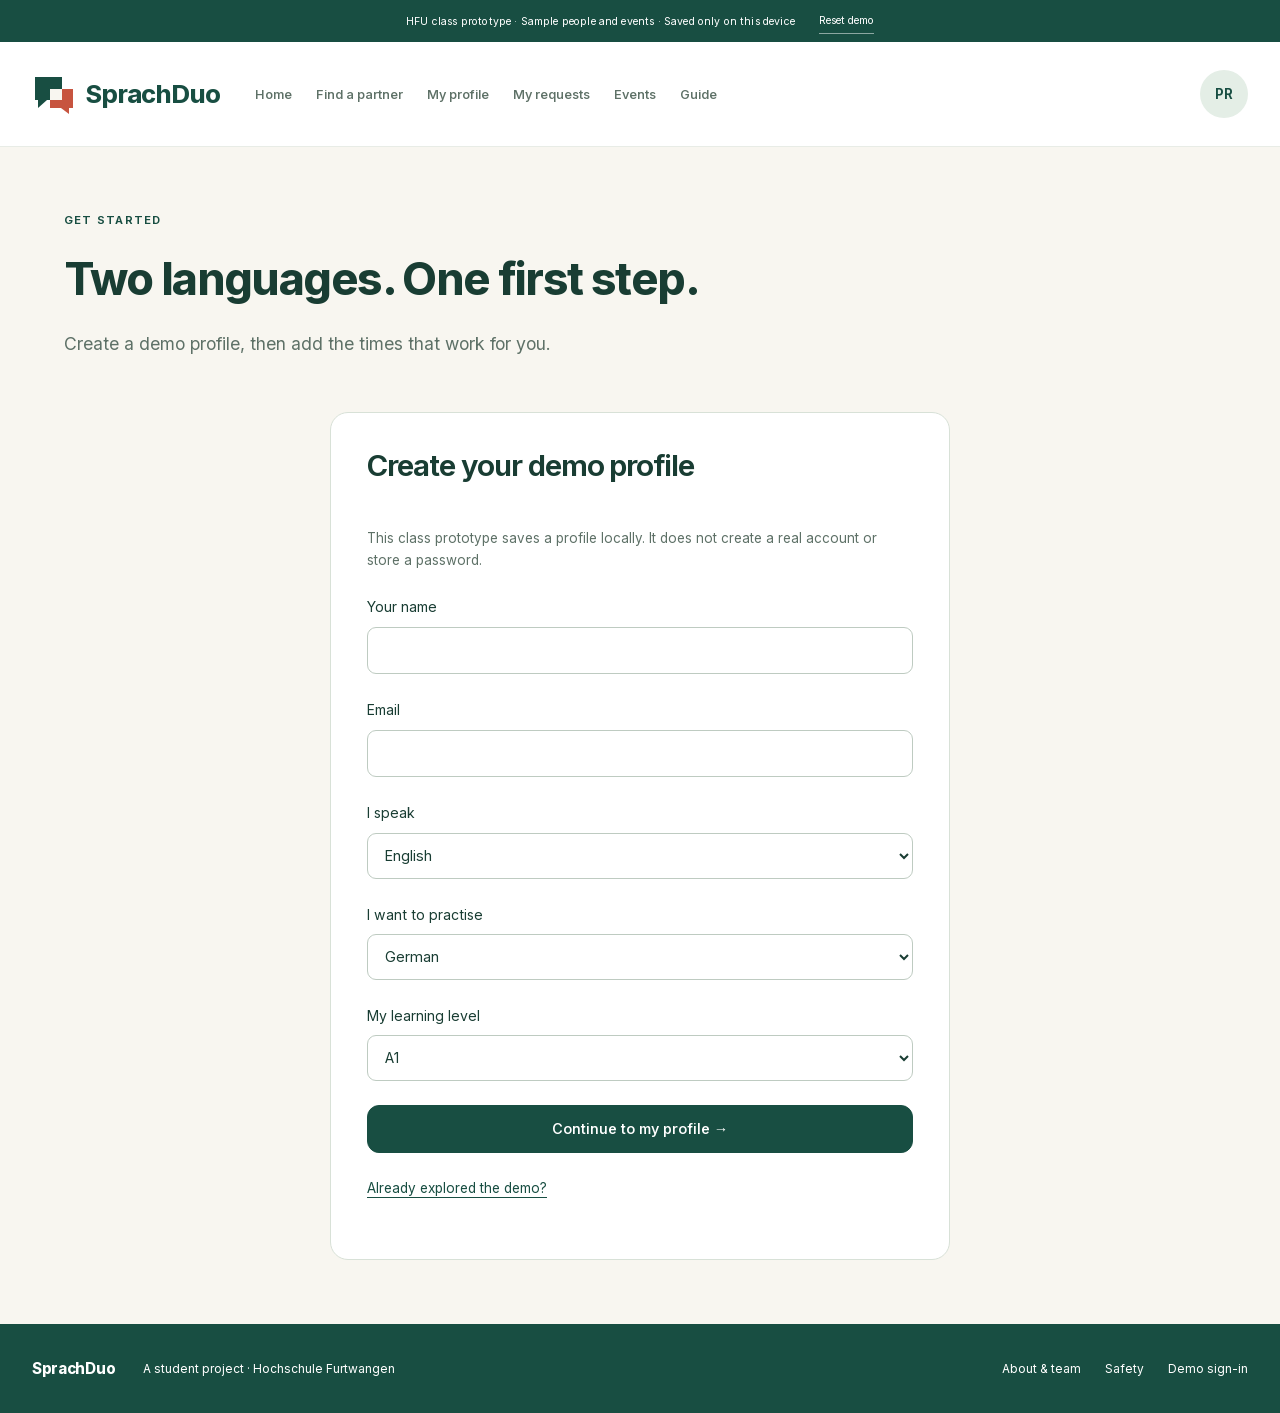
<file: register.html>
<!doctype html>
<html lang="en"><head><meta charset="utf-8"><meta name="viewport" content="width=device-width, initial-scale=1"><meta name="description" content="SprachDuo helps HFU students find language partners and build a balanced practice routine."><title>Create a profile · SprachDuo</title><link rel="icon" href="assets/logo.svg" type="image/svg+xml"><link rel="stylesheet" href="assets/css/styles.css"><script src="assets/js/data.js" defer></script><script src="assets/js/core.js" defer></script><script src="assets/js/app.js" defer></script></head>
<body data-page="register"><a class="skip-link" href="#main">Skip to content</a><div class="demo-strip"><span>HFU class prototype · Sample people and events · Saved only on this device</span><button type="button" id="reset-demo">Reset demo</button></div><header class="site-header"><a class="brand" href="index.html"><img src="assets/logo.svg" width="44" height="44" alt=""><span>SprachDuo</span></a><button class="menu-toggle" type="button" aria-expanded="false" aria-controls="main-nav" aria-label="Open navigation">☰</button><nav id="main-nav" aria-label="Main navigation"><a href="index.html">Home</a><a href="find.html">Find a partner</a><a href="my-profile.html">My profile</a><a href="requests.html">My requests</a><a href="events.html">Events</a><a href="guide.html">Guide</a></nav><a class="profile-avatar" href="my-profile.html" aria-label="Edit your profile">PR</a></header><main id="main"><section class="page-intro"><p class="eyebrow">Get started</p><h1>Two languages. One first step.</h1><p class="lead">Create a demo profile, then add the times that work for you.</p></section><form id="register-form" class="card auth-form form-stack"><h2>Create your demo profile</h2><p class="small muted">This class prototype saves a profile locally. It does not create a real account or store a password.</p><label>Your name<input name="name" required maxlength="60" autocomplete="name"></label><label>Email<input name="email" type="email" required maxlength="120" autocomplete="email"></label><label>I speak<select name="speaks"><option>English</option><option>German</option><option>Spanish</option><option>Portuguese</option><option>Turkish</option><option>French</option></select></label><label>I want to practise<select name="learns"><option>German</option><option>English</option><option>Spanish</option><option>Portuguese</option><option>Turkish</option><option>French</option></select></label><label>My learning level<select name="level"><option>A1</option><option>A2</option><option>B1</option><option>B2</option><option>C1</option><option>C2</option></select></label><button class="button" type="submit">Continue to my profile →</button><a href="login.html">Already explored the demo?</a><p role="status" id="register-result"></p></form></main><div class="toast" id="status" role="status" aria-live="polite" hidden></div><footer class="site-footer"><a class="brand" href="index.html">SprachDuo</a><p>A student project · Hochschule Furtwangen</p><nav aria-label="Footer"><a href="about.html">About &amp; team</a><a href="guide.html#safety">Safety</a><a href="login.html">Demo sign-in</a></nav></footer><noscript><p class="noscript">This prototype uses JavaScript for filters, profiles and requests. The guide and project information remain readable.</p></noscript></body></html>
</file>
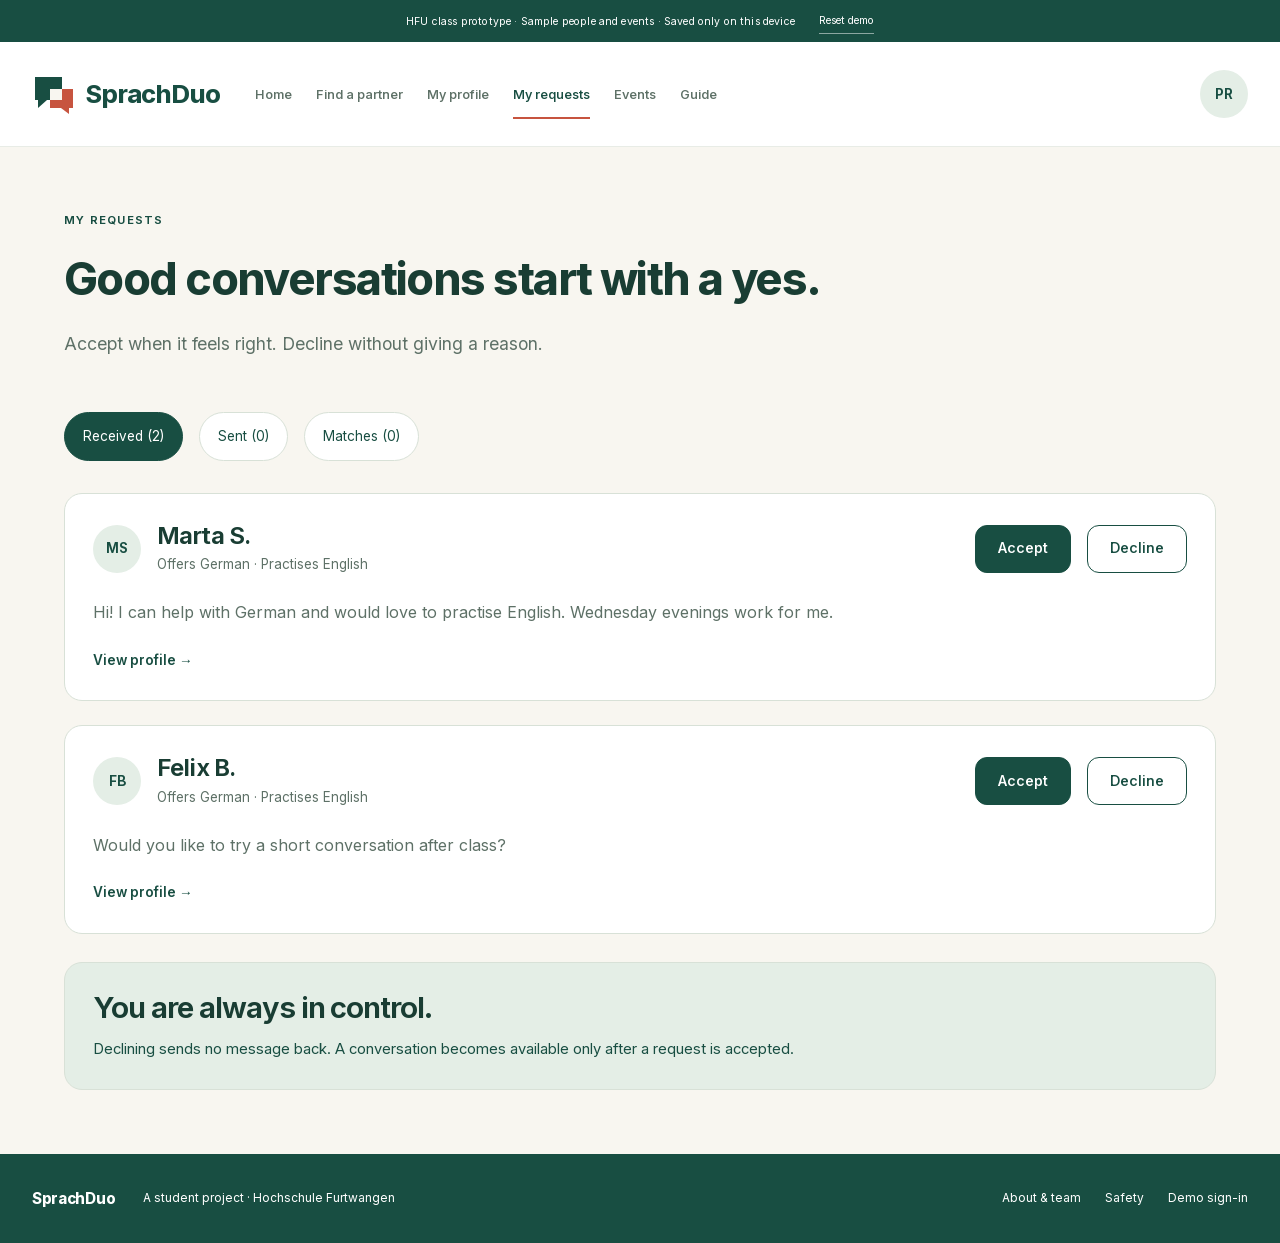
<file: requests.html>
<!doctype html>
<html lang="en"><head><meta charset="utf-8"><meta name="viewport" content="width=device-width, initial-scale=1"><meta name="description" content="SprachDuo helps HFU students find language partners and build a balanced practice routine."><title>My requests · SprachDuo</title><link rel="icon" href="assets/logo.svg" type="image/svg+xml"><link rel="stylesheet" href="assets/css/styles.css"><script src="assets/js/data.js" defer></script><script src="assets/js/core.js" defer></script><script src="assets/js/app.js" defer></script></head>
<body data-page="requests"><a class="skip-link" href="#main">Skip to content</a><div class="demo-strip"><span>HFU class prototype · Sample people and events · Saved only on this device</span><button type="button" id="reset-demo">Reset demo</button></div><header class="site-header"><a class="brand" href="index.html"><img src="assets/logo.svg" width="44" height="44" alt=""><span>SprachDuo</span></a><button class="menu-toggle" type="button" aria-expanded="false" aria-controls="main-nav" aria-label="Open navigation">☰</button><nav id="main-nav" aria-label="Main navigation"><a href="index.html">Home</a><a href="find.html">Find a partner</a><a href="my-profile.html">My profile</a><a href="requests.html" aria-current="page">My requests</a><a href="events.html">Events</a><a href="guide.html">Guide</a></nav><a class="profile-avatar" href="my-profile.html" aria-label="Edit your profile">PR</a></header><main id="main"><section class="page-intro"><p class="eyebrow">My requests</p><h1>Good conversations start with a yes.</h1><p class="lead">Accept when it feels right. Decline without giving a reason.</p></section><div class="request-tabs" role="tablist" aria-label="Request status"><button role="tab" aria-selected="true" aria-controls="request-panel" id="received-tab" data-tab="received">Received</button><button role="tab" aria-selected="false" aria-controls="request-panel" id="sent-tab" data-tab="sent" tabindex="-1">Sent</button><button role="tab" aria-selected="false" aria-controls="request-panel" id="matches-tab" data-tab="matches" tabindex="-1">Matches</button></div><section id="request-panel" role="tabpanel" aria-labelledby="received-tab" class="form-stack"></section><section class="callout section"><h2>You are always in control.</h2><p>Declining sends no message back. A conversation becomes available only after a request is accepted.</p></section></main><div class="toast" id="status" role="status" aria-live="polite" hidden></div><footer class="site-footer"><a class="brand" href="index.html">SprachDuo</a><p>A student project · Hochschule Furtwangen</p><nav aria-label="Footer"><a href="about.html">About &amp; team</a><a href="guide.html#safety">Safety</a><a href="login.html">Demo sign-in</a></nav></footer><noscript><p class="noscript">This prototype uses JavaScript for filters, profiles and requests. The guide and project information remain readable.</p></noscript></body></html>
</file>
<file: assets/css/styles.css>
@font-face{font-family:Inter;src:url('../fonts/Inter-Regular.woff2') format('woff2');font-style:normal;font-weight:100 900;font-display:swap}
:root{--forest:#184e42;--coral:#c7543f;--cream:#f8f6f0;--paper:#fff;--sage:#e4eee6;--sand:#eee9df;--ink:#193d33;--muted:#5e7167;--border:#d8e1d7;--radius:18px;--shadow:0 20px 70px #193d3312}
*{box-sizing:border-box}html{scroll-behavior:smooth;scroll-padding-top:30px}body{margin:0;background:var(--cream);color:var(--ink);font-family:Inter,Arial,Helvetica,sans-serif;font-size:16px;line-height:1.65}button,input,select,textarea{font:inherit}button,a,input,select,textarea,summary{-webkit-tap-highlight-color:transparent}button{cursor:pointer}button:disabled{cursor:not-allowed;opacity:.5}a{color:var(--forest);text-underline-offset:4px}a:hover{text-decoration-thickness:2px}button:focus-visible,a:focus-visible,summary:focus-visible,input:focus-visible,select:focus-visible,textarea:focus-visible{outline:3px solid var(--coral);outline-offset:4px}h1,h2,h3,p,figure{margin-top:0}h1,h2,h3{line-height:1.15;letter-spacing:-.035em}h1{font-size:clamp(2.5rem,4.2vw,4rem);font-weight:750;margin-bottom:24px}h2{font-size:clamp(1.5rem,2.3vw,2rem);font-weight:650;margin-bottom:20px}h3{font-size:1.15rem;font-weight:650;letter-spacing:-.025em;margin-bottom:14px}p{margin-bottom:20px}img{max-width:100%;display:block}small,.small{font-size:.84rem}.muted{color:var(--muted)}.forest{color:var(--forest)}.eyebrow{font-size:.7rem;letter-spacing:.11em;text-transform:uppercase;font-weight:650;color:var(--forest);margin-bottom:28px}.lead{font-size:1.1rem;color:var(--muted);max-width:690px;line-height:1.75}.skip-link{position:absolute;left:20px;top:-100px;background:var(--paper);padding:12px;z-index:20}.skip-link:focus{top:8px}.sr-only{position:absolute;width:1px;height:1px;margin:-1px;overflow:hidden;clip:rect(0,0,0,0);white-space:nowrap}.demo-strip{background:var(--forest);color:#fff;display:flex;justify-content:center;align-items:center;gap:24px;padding:8px 24px;font-size:.66rem;letter-spacing:.015em}.demo-strip button{background:transparent;border:0;border-bottom:1px solid #ffffff80;color:#fff;font-size:.66rem;padding:4px 0}.site-header{background:var(--paper);display:flex;align-items:center;gap:35px;padding:28px max(32px,calc((100vw - 1376px)/2));border-bottom:1px solid #e8ece6}.brand{display:flex;align-items:center;gap:10px;white-space:nowrap;text-decoration:none;font-size:1.6rem;font-weight:750;letter-spacing:-.045em}.brand img{width:44px;height:44px;flex-shrink:0}.site-header nav{display:flex;align-items:center;gap:24px;flex:1}.site-header nav a{font-size:.8rem;font-weight:550;color:var(--muted);text-decoration:none;white-space:nowrap;padding:12px 0}.site-header nav a[aria-current=page]{color:var(--forest);box-shadow:0 2px var(--coral)}.profile-avatar,.avatar{display:inline-flex;align-items:center;justify-content:center;flex-shrink:0;width:48px;height:48px;background:var(--sage);border-radius:50%;font-weight:650;font-size:.85rem;text-decoration:none;color:var(--forest)}.avatar.large{width:80px;height:80px;font-size:1.4rem}.menu-toggle{display:none;background:transparent;border:1px solid var(--border);border-radius:10px;font-size:1.4rem;padding:2px 12px;min-height:44px}main{max-width:1440px;padding:0 64px;margin:auto;min-height:60vh}.hero{display:grid;grid-template-columns:1.05fr 1fr;gap:64px;align-items:center;padding:64px 0 48px}.hero h1{font-size:clamp(3.2rem,4.9vw,4.5rem);line-height:1.08;letter-spacing:-.055em}.hero .lead{font-size:1rem;max-width:550px}.tags{display:flex;gap:12px;flex-wrap:wrap}.tag{display:inline-flex;align-items:center;padding:8px 12px;background:var(--sage);color:var(--forest);border-radius:99px;font-size:.78rem;font-weight:600;line-height:1.3}.tag.warm{color:#a5402c;background:var(--sand)}.hero-links{display:flex;gap:24px;flex-wrap:wrap;margin:30px 0 0}.text-link{text-decoration:none;font-weight:600;font-size:.85rem}.text-link:hover{text-decoration:underline}.tandem-art{padding:32px;background:var(--sage);border:1px solid var(--border);border-radius:var(--radius)}.tandem-art h2{font-size:1.35rem;letter-spacing:-.025em}.tandem-art .avatar{background:white}.tandem-art h3{margin:14px 0}.tandem-art>p:last-child{font-size:.82rem;margin:20px 0 0;color:var(--forest)}.duo{display:grid;grid-template-columns:1fr 1fr;gap:16px}.duo>*{min-width:0}.language{padding:13px 14px;background:var(--sage);border-radius:14px;display:flex;flex-direction:column;gap:4px}.language small{font-size:.63rem;letter-spacing:.04em}.language strong{font-size:.83rem;font-weight:650;overflow-wrap:anywhere}.language.practice{background:var(--sand);color:#a5402c}.split-bar{display:grid;grid-template-columns:1fr 1fr;margin-top:24px;overflow:hidden;border-radius:8px}.split-bar span{padding:15px 12px;background:var(--forest);color:#fff;text-align:center;font-weight:550;font-size:.8rem}.split-bar span+span{background:var(--coral)}.card,.search-box{padding:28px;background:var(--paper);border:1px solid var(--border);border-radius:var(--radius)}.card p:last-child{margin-bottom:0}.card p{color:var(--muted)}.search-box{padding:32px;box-shadow:var(--shadow)}.search-box h2{font-size:1.3rem}.search-form{display:grid;grid-template-columns:1fr 1fr .8fr;gap:24px;align-items:end}.search-box>p{margin:15px 0 0}.button{display:inline-flex;justify-content:center;align-items:center;gap:10px;border:1px solid var(--forest);background:var(--forest);color:#fff;border-radius:12px;padding:12px 22px;font-weight:550;text-decoration:none;min-height:48px;font-size:.9rem;line-height:1.4;text-align:center}.button:hover{background:#246451;border-color:#246451;text-decoration:none}.button.secondary{background:white;color:var(--forest)}.button.secondary:hover{background:var(--sage)}.text-button{background:transparent;border:0;padding:10px 0;color:var(--forest);text-align:left;text-decoration:underline;text-underline-offset:4px;font-size:.82rem}.icon-button{border:0;background:transparent;font-size:1.2rem;min-width:44px;min-height:44px;color:var(--forest)}.section{margin-block:48px}.section-heading{display:flex;align-items:center;justify-content:space-between;gap:24px;margin-bottom:20px}.section-heading h2,.section-heading p{margin:0}.three-grid{display:grid;grid-template-columns:repeat(3,1fr);gap:24px}.two-grid{display:grid;grid-template-columns:1fr 1fr;gap:32px}.step{display:block;font-size:1.8rem;color:var(--coral);font-weight:600;margin-bottom:22px}.three-grid .card h3{font-size:1.22rem}.three-grid .card p{font-size:.92rem}.balance-banner{display:grid;grid-template-columns:200px 1fr;align-items:center;gap:32px;padding:32px;background:var(--forest);color:white;border-radius:var(--radius);margin-block:48px}.balance-banner>strong{font-size:2.7rem;font-weight:700;letter-spacing:-.03em}.balance-banner h2{font-size:1.45rem;margin-bottom:12px}.balance-banner p{margin:0;color:#e1ebe5;font-size:.92rem}.event-card{background:var(--sand)}.event-card .eyebrow{color:#a5402c;margin-bottom:16px}.event-card p{font-size:.9rem}.page-intro{padding:64px 0 32px}.page-intro h1{font-size:clamp(2.5rem,3.5vw,3.3rem)}.page-intro .eyebrow{margin-bottom:24px}.search-layout{display:grid;grid-template-columns:270px 1fr;gap:32px;margin-bottom:64px;align-items:start}.filter-panel{padding:24px;position:sticky;top:20px}.filter-panel h2{font-size:1.4rem}.filter-panel .section-heading{margin-bottom:24px}.filter-panel form{display:flex;flex-direction:column;gap:22px}.filter-panel .button{width:100%}.results{min-width:0}.partner-grid{display:grid;grid-template-columns:repeat(2,minmax(0,1fr));gap:24px}.partner-card{padding:24px;display:flex;flex-direction:column;gap:20px;min-width:0}.partner-heading{display:flex;gap:16px;align-items:center}.partner-heading h2,.partner-heading h3,.partner-heading p{margin-bottom:4px}.partner-heading h3{font-size:1.28rem}.partner-heading h2{font-size:1.5rem}.fit{font-weight:650;color:var(--forest);font-size:.8rem;margin-left:auto;text-align:right;white-space:nowrap}.fit small{display:block;font-size:.65rem;font-weight:400}.partner-card>p{margin:0;font-size:.9rem}.partner-card>p.forest{color:var(--forest);font-size:.78rem}.partner-card .button{margin-top:auto}.partner-card .duo{gap:12px}.callout{padding:28px;background:var(--sage);border:1px solid var(--border);border-radius:var(--radius);margin-top:28px}.callout p{color:var(--forest);margin-bottom:0;font-size:.92rem}.callout h2,.callout h3{margin-bottom:12px}.callout h3{font-size:1rem}.empty-state{padding:40px;border:1px dashed var(--border);border-radius:var(--radius);background:white}.full-width{grid-column:1/-1}.results .callout{margin-top:28px}.mobile-filter-trigger{display:none}label{display:flex;flex-direction:column;gap:8px;font-size:.88rem;color:var(--ink)}input,select,textarea{width:100%;min-width:0;min-height:46px;border:1px solid #becbc1;background:white;color:var(--ink);padding:11px 13px;border-radius:9px;font-size:.9rem}textarea{resize:vertical;line-height:1.6}fieldset{border:0;margin:0;padding:0}legend{font-weight:600;font-size:.88rem;margin-bottom:12px}.interest-options{display:flex;gap:12px 22px;flex-wrap:wrap}.interest-options label{flex-direction:row;align-items:center}.interest-options input{width:18px;min-height:18px;accent-color:var(--forest)}.form-stack{display:flex;flex-direction:column;gap:24px}.form-stack>p{margin:0}.profile-heading{display:flex;gap:24px;align-items:center;margin:36px 0}.profile-heading h1{margin:0;font-size:2.8rem}.profile-heading .eyebrow{margin-bottom:10px}.profile-heading .tag{margin-left:auto}.profile-layout{display:grid;grid-template-columns:minmax(0,1.7fr) minmax(0,1fr);gap:32px;align-items:start}.profile-layout>.form-stack{min-width:0}.request-form{position:sticky;top:20px;min-width:0}.request-form>p{font-size:.9rem}.request-form .button{width:100%}.request-form .text-button{display:block;margin-block:16px}.request-form summary{font-size:.8rem;cursor:pointer}.request-form details .form-stack{margin-top:20px}.availability-grid{display:grid;grid-template-columns:62px repeat(7,minmax(0,1fr));gap:8px;align-items:center;margin:24px 0}.day-label,.period-label{font-size:.64rem;color:var(--muted);text-align:center}.period-label{text-align:left}.time-cell{height:40px;background:#f0f3ed;border:1px solid var(--border);border-radius:7px;display:flex;align-items:center;justify-content:center;color:var(--forest)}.time-cell.available{background:var(--sage)}.time-cell.shared{background:var(--forest);border-color:var(--forest);color:white}.time-option{position:relative;display:block;height:44px;cursor:pointer}.time-option input{position:absolute;opacity:0;width:100%;height:44px;min-height:44px;margin:0}.time-option>span[aria-hidden]{display:flex;align-items:center;justify-content:center;width:100%;height:44px;border:1px solid var(--border);border-radius:7px;background:var(--sage);color:transparent}.time-option input:checked+span{color:white;background:var(--forest)}.time-option input:focus-visible+span{outline:3px solid var(--coral);outline-offset:3px}.editor-grid{display:grid;grid-template-columns:1fr 1fr;gap:32px;margin-bottom:64px;align-items:start}.editor-grid>.form-stack{min-width:0}.editor-grid .callout{margin-top:0}.request-tabs{display:flex;gap:16px;margin-bottom:32px;flex-wrap:wrap}.request-tabs button{padding:12px 18px;border:1px solid var(--border);background:white;color:var(--forest);border-radius:99px;min-height:46px;font-size:.85rem}.request-tabs button[aria-selected=true]{background:var(--forest);color:white;border-color:var(--forest)}.actions{display:flex;gap:16px;margin-left:auto}.request-note{margin-top:24px}.messages{background:var(--cream);padding:20px;border-radius:12px;max-height:280px;overflow:auto;margin-bottom:24px}.messages p{overflow-wrap:anywhere;border-bottom:1px solid var(--border);padding-bottom:12px}.messages p:last-child{border:0;margin:0;padding:0}.meeting-saved{margin-top:20px;font-size:.85rem}.article-layout{display:flex;flex-direction:column;gap:24px;margin-bottom:64px;max-width:920px}.article-layout p,.article-layout li{color:var(--muted)}.team-list{display:grid;grid-template-columns:1fr 1fr;gap:16px}.team-list dt{font-weight:600}.team-list dd{margin:0;color:var(--muted)}.auth-form{max-width:620px;margin:0 auto 64px;padding:36px}.auth-form .button{width:100%}.auth-form>a:not(.button){font-size:.85rem}.event-card .button{width:auto;min-width:190px}.toast{position:fixed;z-index:40;bottom:24px;left:50%;transform:translateX(-50%);padding:16px 24px;border-radius:12px;max-width:min(640px,calc(100vw - 32px));background:var(--forest);color:white;box-shadow:var(--shadow);font-size:.88rem}.toast.error{background:#923b2d}.site-footer{background:var(--forest);color:white;padding:32px max(32px,calc((100vw - 1312px)/2));display:flex;align-items:center;gap:28px;margin-top:64px}.site-footer .brand{font-size:.95rem;color:white;letter-spacing:-.02em}.site-footer p{margin:0;font-size:.75rem;flex:1}.site-footer nav{display:flex;gap:24px}.site-footer nav a{color:white;font-size:.75rem;text-decoration:none}.noscript{background:#f6dda8;padding:24px;text-align:center}details>summary{cursor:pointer;font-weight:600}details[open]>summary{margin-bottom:24px}
@media(min-width:1600px){.hero{padding-top:80px}.site-header{gap:48px}}
@media(max-width:1150px){.site-header{gap:20px;padding:22px 28px}.site-header nav{gap:16px}.site-header nav a{font-size:.7rem}.brand{font-size:1.35rem}.brand img{width:36px;height:36px}main{padding-inline:32px}.hero{gap:32px}.tandem-art{padding:24px}.partner-grid{grid-template-columns:1fr}.search-layout{grid-template-columns:250px 1fr}.profile-layout{grid-template-columns:1.3fr 1fr}.availability-grid{gap:5px;grid-template-columns:52px repeat(7,minmax(0,1fr))}.editor-grid{gap:24px}.partner-heading{flex-wrap:wrap}.actions{margin-left:0}.site-footer{padding-inline:32px}}
@media(max-width:850px){.demo-strip{justify-content:space-between;font-size:.58rem;padding:8px 20px;gap:12px}.demo-strip span{max-width:75%}.site-header{flex-wrap:wrap;justify-content:space-between;padding:18px 24px;gap:14px}.brand{font-size:1.45rem}.menu-toggle{display:block;margin-left:auto}.site-header nav{display:none;order:4;width:100%;flex:none;flex-direction:column;align-items:stretch;gap:0}.site-header nav.open{display:flex}.site-header nav a{padding:14px 4px;font-size:.9rem}.site-header nav a[aria-current=page]{box-shadow:none;border-left:3px solid var(--coral);padding-left:12px}.profile-avatar{width:40px;height:40px}main{padding-inline:24px}.hero{grid-template-columns:1fr;padding:40px 0 32px;gap:36px}.hero h1{font-size:clamp(3rem,8vw,4.5rem)}.hero .lead{max-width:100%}.tandem-art{max-width:620px}.search-form{grid-template-columns:1fr 1fr}.search-form .button{grid-column:1/-1}.three-grid{grid-template-columns:1fr;gap:18px}.balance-banner{grid-template-columns:1fr;gap:20px}.balance-banner>strong{font-size:2.5rem}.section{margin-block:36px}.page-intro{padding-top:40px}.search-layout{grid-template-columns:1fr}.filter-panel{display:none}.filter-panel.visible{display:block;position:fixed;z-index:30;inset:12vh 0 0;margin:0;overflow-y:auto;border-radius:24px 24px 0 0;padding:24px;box-shadow:0 -30px 0 20vh #193d334d}.mobile-filter-trigger{display:inline-flex;margin-bottom:24px}.filter-panel .mobile-filter-trigger{margin-bottom:0}.partner-grid{grid-template-columns:repeat(2,minmax(0,1fr))}.profile-layout,.editor-grid{grid-template-columns:1fr}.request-form{position:static}.profile-heading h1{font-size:2.3rem}.profile-heading .avatar.large{width:60px;height:60px}.editor-grid .availability-grid{grid-template-columns:64px repeat(7,minmax(0,1fr));gap:8px}.site-footer{flex-wrap:wrap;gap:16px;padding:28px 24px}.site-footer p{flex-basis:65%}.site-footer nav{flex-wrap:wrap;gap:20px}.section-heading{gap:16px}.section-heading .text-link{font-size:.75rem}.hero-links{margin-top:24px}.card{padding:24px}.request-tabs{gap:10px}.request-tabs button{padding-inline:14px}.profile-layout .duo{gap:16px}.auth-form{padding:28px}}
@media(max-width:560px){.hero h1{font-size:3.2rem}.eyebrow{font-size:.61rem;letter-spacing:.08em}.hero .lead{font-size:.96rem}.search-box{padding:24px}.search-form{grid-template-columns:1fr;gap:20px}.search-form .button{grid-column:auto}.partner-grid{grid-template-columns:1fr}.partner-card{padding:22px;gap:20px}.partner-heading{gap:12px}.partner-heading .avatar{width:42px;height:42px}.partner-heading h3{font-size:1.15rem}.fit{font-size:.75rem}.language{padding:12px}.language strong{font-size:.76rem}.language small{font-size:.6rem}.tandem-art h2{font-size:1.15rem}.tandem-art{padding:22px}.tandem-art h3{font-size:1.05rem}.split-bar span{font-size:.69rem;padding:14px 8px}.balance-banner{padding:26px}.balance-banner h2{font-size:1.3rem}.section-heading{align-items:start}.section-heading>h2{max-width:70%}.page-intro h1{font-size:2.3rem}.page-intro .lead{font-size:.95rem}.profile-heading{gap:16px;flex-wrap:wrap}.profile-heading .tag{margin-left:0}.profile-heading h1{font-size:2rem}.two-grid{grid-template-columns:1fr}.card h2{font-size:1.3rem}.availability-grid,.editor-grid .availability-grid{grid-template-columns:44px repeat(7,minmax(0,1fr));gap:4px}.day-label,.period-label{font-size:.54rem}.time-cell{height:34px}.team-list{grid-template-columns:1fr;gap:6px}.team-list dd{margin-bottom:18px}.actions{width:100%;margin-top:8px}.actions>*{flex:1}.request-tabs button{font-size:.75rem}.site-footer p{flex-basis:100%}.auth-form{padding:24px}.form-stack{gap:22px}.profile-layout .duo{gap:10px}.event-card .section-heading{flex-wrap:wrap}.event-card .eyebrow{max-width:100%}.hero-links{gap:20px}}
@media(prefers-reduced-motion:reduce){html{scroll-behavior:auto}}
</file>
